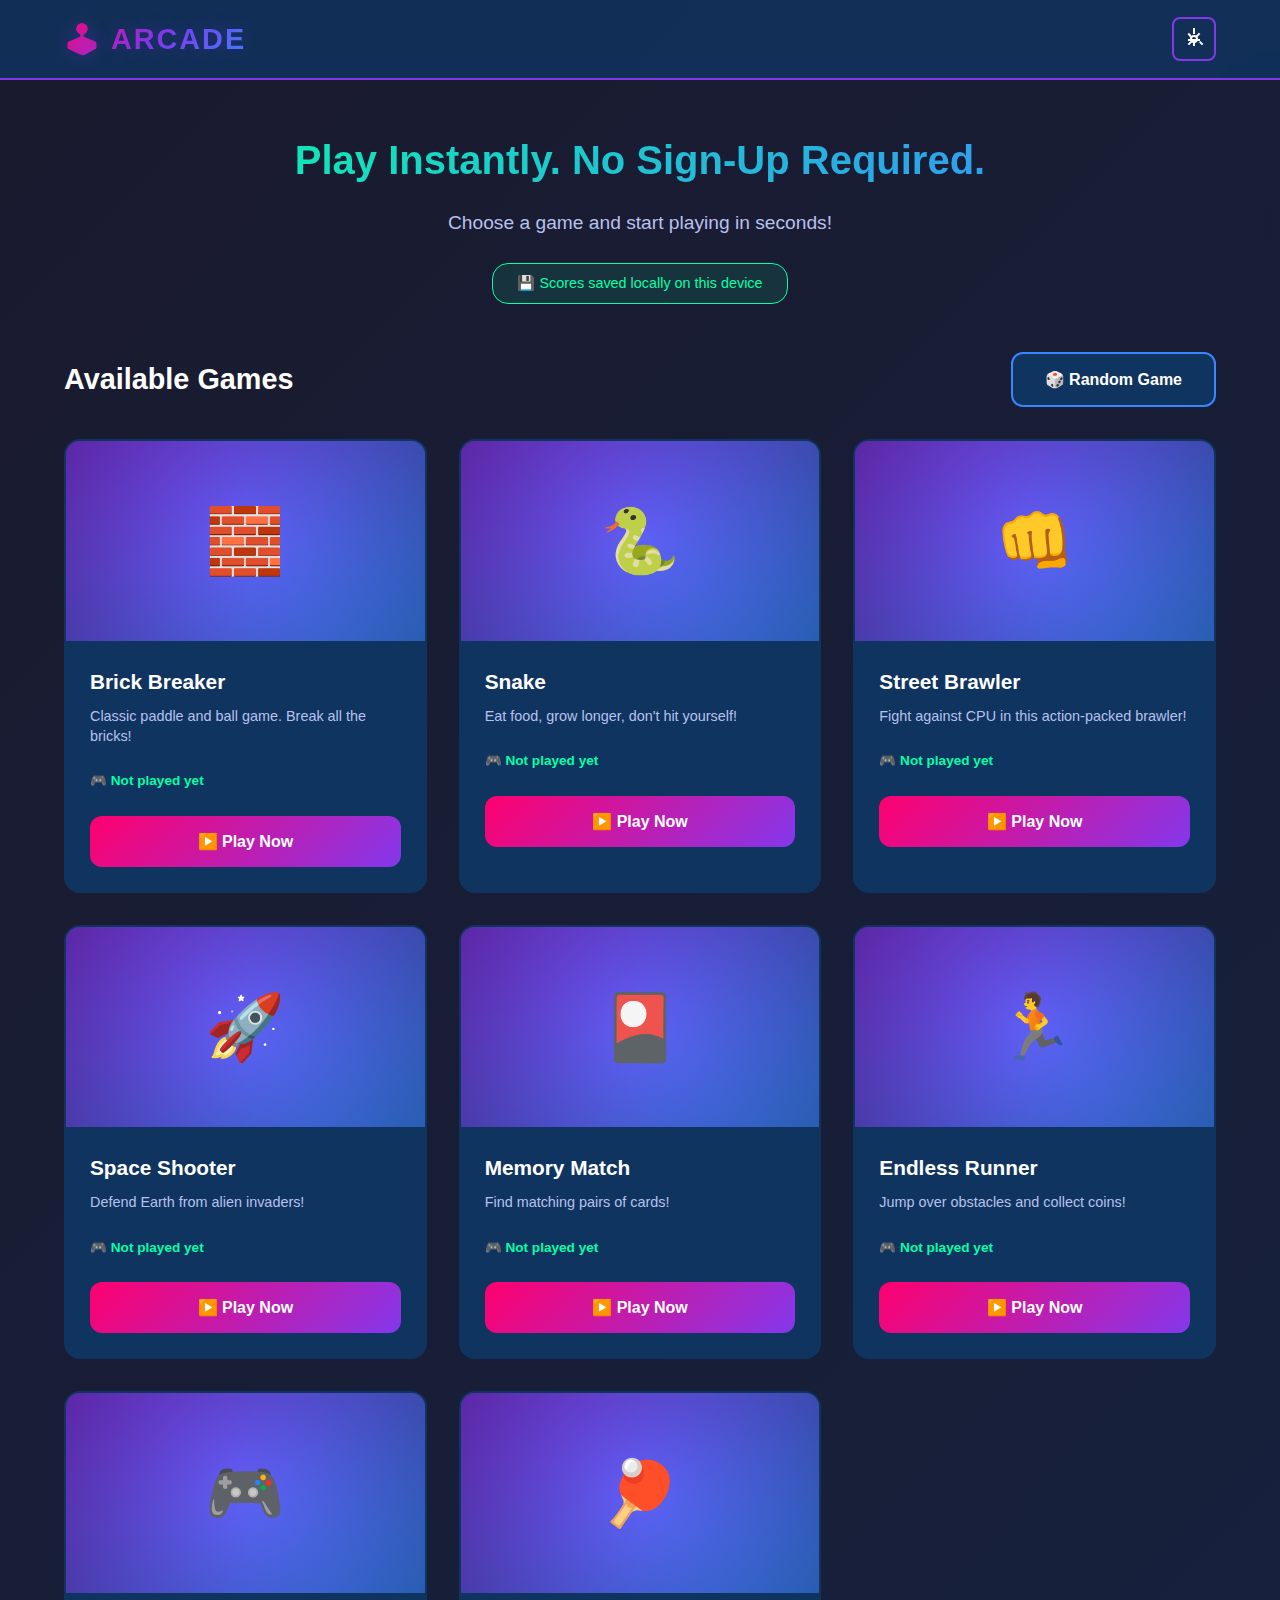
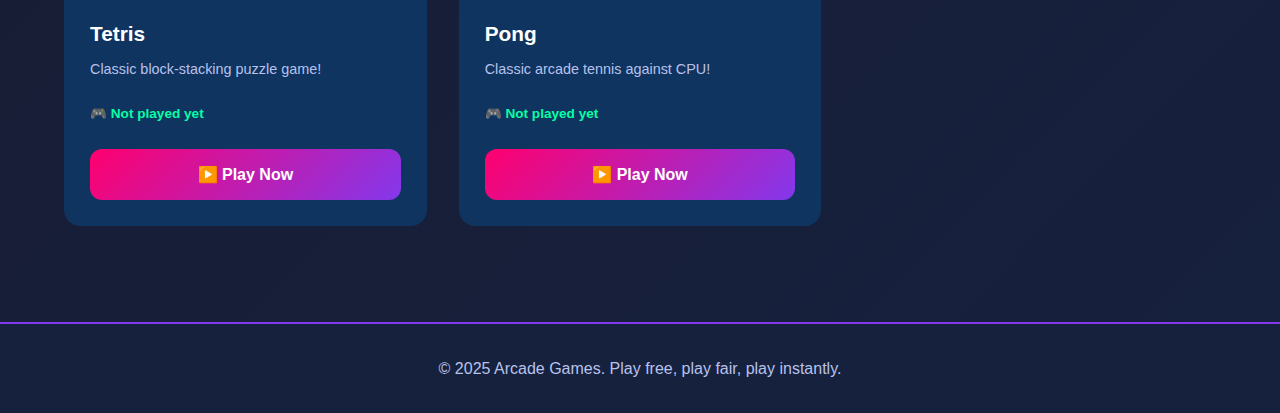
<file: index.html>
<!DOCTYPE html>
<html lang="en">
<head>
    <meta charset="UTF-8">
    <meta name="viewport" content="width=device-width, initial-scale=1.0">
    <meta name="description" content="Play free arcade games instantly in your browser - no signup required!">
    <title>Arcade Games - Play Free Games Online</title>
    <link rel="stylesheet" href="css/styles.css">
</head>
<body>
    <header class="header">
        <div class="container">
            <h1 class="logo">🕹️ ARCADE</h1>
            <nav class="nav">
                <button id="settingsBtn" class="icon-btn" aria-label="Settings">
                    <svg width="24" height="24" viewBox="0 0 24 24" fill="none" stroke="currentColor" stroke-width="2">
                        <circle cx="12" cy="12" r="3"></circle>
                        <path d="M12 1v6m0 6v6m-6-6h6m6 0h-6m-2.636-2.636L6.343 6.343m11.314 0L14.636 9.364M6.343 17.657l3.021-3.021m8.293 0l3.021 3.021"></path>
                    </svg>
                </button>
            </nav>
        </div>
    </header>

    <main class="main-content">
        <div class="container">
            <section class="hero">
                <h2 class="hero-title">Play Instantly. No Sign-Up Required.</h2>
                <p class="hero-subtitle">Choose a game and start playing in seconds!</p>
                <p class="storage-notice">💾 Scores saved locally on this device</p>
            </section>

            <section class="games-section">
                <div class="games-header">
                    <h3>Available Games</h3>
                    <button id="randomGameBtn" class="btn btn-secondary">🎲 Random Game</button>
                </div>

                <div class="games-grid" id="gamesGrid">
                    <!-- Game tiles will be dynamically inserted here -->
                </div>
            </section>
        </div>
    </main>

    <footer class="footer">
        <div class="container">
            <p>&copy; 2025 Arcade Games. Play free, play fair, play instantly.</p>
        </div>
    </footer>

    <!-- Settings Modal -->
    <div id="settingsModal" class="modal" style="display: none;">
        <div class="modal-content">
            <div class="modal-header">
                <h3>Settings</h3>
                <button id="closeSettingsBtn" class="close-btn" aria-label="Close">&times;</button>
            </div>
            <div class="modal-body">
                <div class="setting-item">
                    <label for="soundToggle">
                        <span>🔊 Sound Effects</span>
                        <input type="checkbox" id="soundToggle" checked>
                    </label>
                </div>
                <div class="setting-item">
                    <label for="musicToggle">
                        <span>🎵 Music</span>
                        <input type="checkbox" id="musicToggle" checked>
                    </label>
                </div>
                <div class="setting-item">
                    <button id="clearDataBtn" class="btn btn-danger">Clear All Local Data</button>
                    <p class="help-text">This will reset all high scores and settings</p>
                </div>
            </div>
        </div>
    </div>

    <script src="js/storage.js"></script>
    <script src="js/games-data.js"></script>
    <script src="js/main.js"></script>
</body>
</html>
</file>
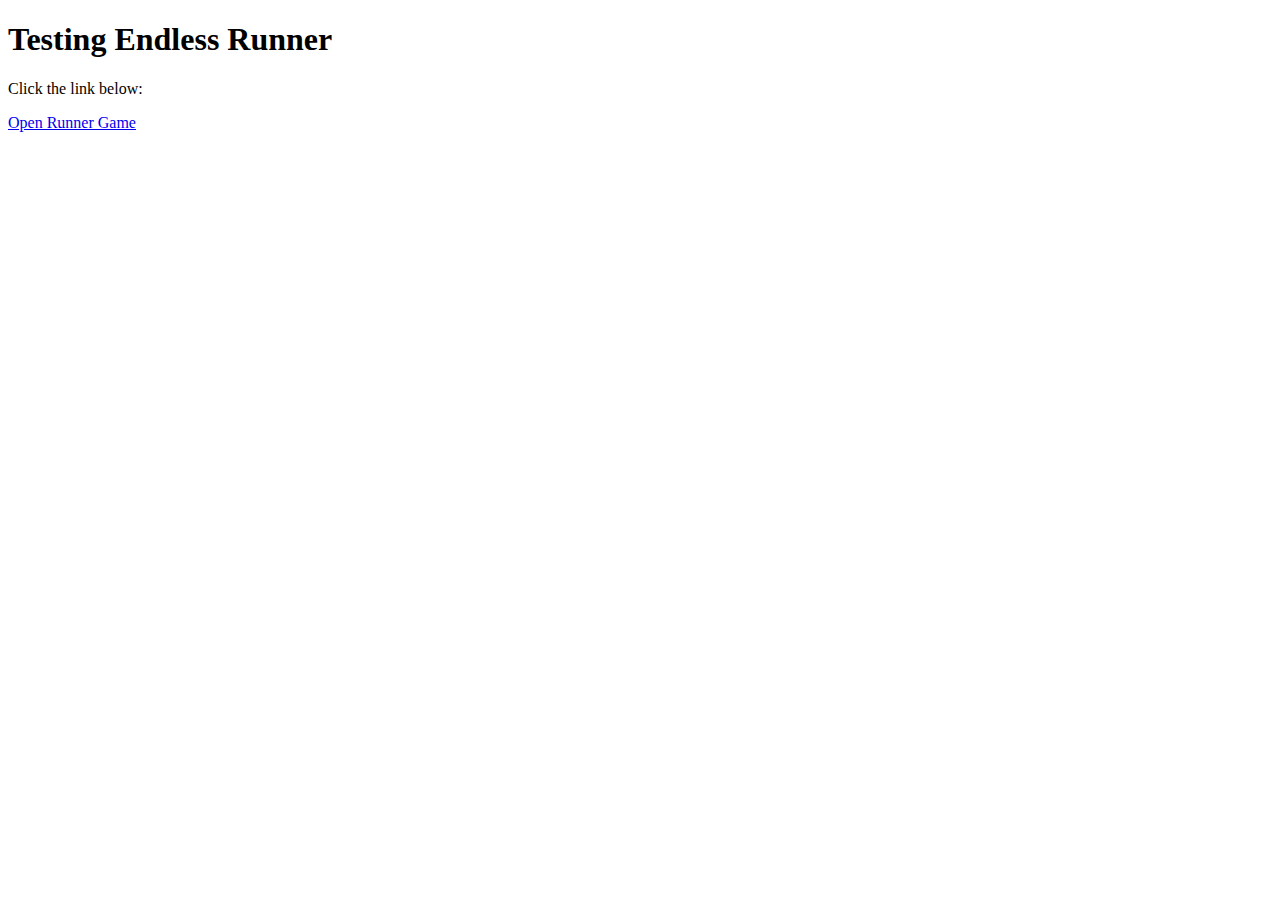
<file: test-runner.html>
<!DOCTYPE html>
<html>
<head>
    <title>Test Runner</title>
</head>
<body>
    <h1>Testing Endless Runner</h1>
    <p>Click the link below:</p>
    <a href="games/runner.html" target="_blank">Open Runner Game</a>
</body>
</html>
</file>
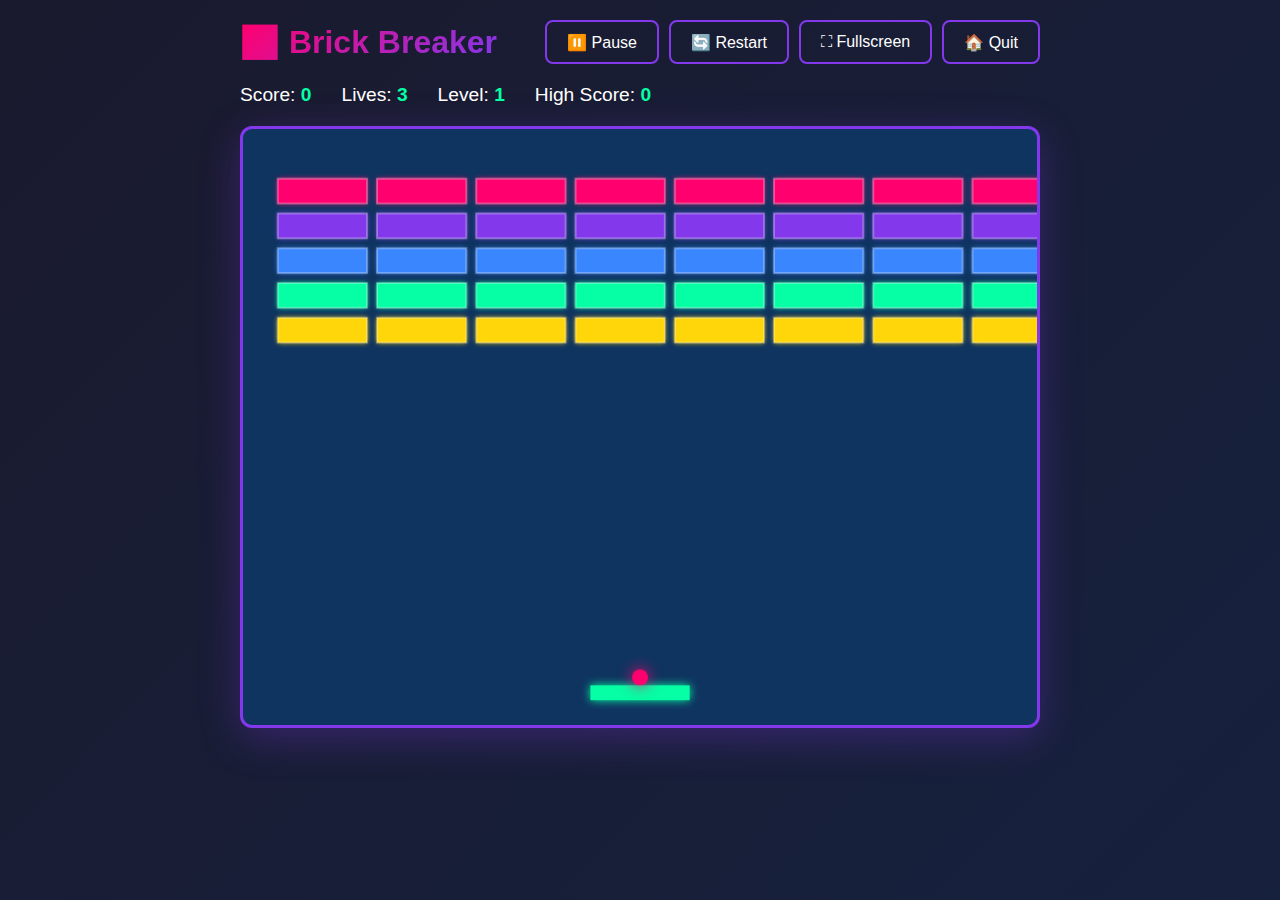
<file: games/brick-breaker.html>
<!DOCTYPE html>
<html lang="en">
<head>
    <meta charset="UTF-8">
    <meta name="viewport" content="width=device-width, initial-scale=1.0">
    <title>Brick Breaker - Arcade Games</title>
    <style>
        * {
            margin: 0;
            padding: 0;
            box-sizing: border-box;
        }

        body {
            font-family: 'Segoe UI', Tahoma, Geneva, Verdana, sans-serif;
            background: linear-gradient(135deg, #1a1a2e 0%, #16213e 100%);
            color: white;
            display: flex;
            flex-direction: column;
            align-items: center;
            min-height: 100vh;
            padding: 20px;
        }

        .game-container {
            max-width: 800px;
            width: 100%;
        }

        .game-header {
            display: flex;
            justify-content: space-between;
            align-items: center;
            margin-bottom: 20px;
            flex-wrap: wrap;
            gap: 15px;
        }

        .game-title {
            font-size: 2rem;
            background: linear-gradient(135deg, #ff006e, #8338ec);
            -webkit-background-clip: text;
            -webkit-text-fill-color: transparent;
            background-clip: text;
        }

        .game-controls {
            display: flex;
            gap: 10px;
            flex-wrap: wrap;
        }

        .control-btn {
            padding: 10px 20px;
            border: 2px solid #8338ec;
            background: transparent;
            color: white;
            border-radius: 8px;
            cursor: pointer;
            font-size: 1rem;
            transition: all 0.3s;
            min-width: 44px;
            min-height: 44px;
        }

        .control-btn:hover {
            background: #8338ec;
            transform: scale(1.05);
        }

        .game-stats {
            display: flex;
            gap: 30px;
            margin-bottom: 20px;
            flex-wrap: wrap;
        }

        .stat {
            font-size: 1.2rem;
        }

        .stat-value {
            color: #06ffa5;
            font-weight: bold;
        }

        #gameCanvas {
            border: 3px solid #8338ec;
            border-radius: 12px;
            background: #0f3460;
            display: block;
            box-shadow: 0 10px 40px rgba(131, 56, 236, 0.3);
            max-width: 100%;
            height: auto;
        }

        .game-over-screen,
        .pause-screen {
            position: fixed;
            top: 0;
            left: 0;
            right: 0;
            bottom: 0;
            background: rgba(0, 0, 0, 0.9);
            display: none;
            flex-direction: column;
            align-items: center;
            justify-content: center;
            z-index: 1000;
            padding: 20px;
        }

        .screen-content {
            background: #16213e;
            padding: 40px;
            border-radius: 16px;
            border: 2px solid #8338ec;
            text-align: center;
            max-width: 400px;
            width: 100%;
        }

        .screen-content h2 {
            font-size: 2.5rem;
            margin-bottom: 20px;
            background: linear-gradient(135deg, #ff006e, #8338ec);
            -webkit-background-clip: text;
            -webkit-text-fill-color: transparent;
            background-clip: text;
        }

        .screen-content p {
            font-size: 1.2rem;
            margin-bottom: 10px;
            color: #b8c1ec;
        }

        .final-score {
            font-size: 3rem;
            color: #06ffa5;
            margin: 20px 0;
        }

        .btn-large {
            padding: 15px 40px;
            margin: 10px;
            font-size: 1.1rem;
            border: none;
            border-radius: 12px;
            cursor: pointer;
            transition: all 0.3s;
            min-width: 44px;
            min-height: 44px;
        }

        .btn-primary {
            background: linear-gradient(135deg, #ff006e, #8338ec);
            color: white;
        }

        .btn-primary:hover {
            transform: scale(1.05);
            box-shadow: 0 5px 20px rgba(255, 0, 110, 0.4);
        }

        .btn-secondary {
            background: #0f3460;
            color: white;
            border: 2px solid #3a86ff;
        }

        .btn-secondary:hover {
            background: #3a86ff;
        }

        @media (max-width: 768px) {
            .game-title {
                font-size: 1.5rem;
            }

            .game-controls {
                width: 100%;
            }

            .control-btn {
                flex: 1;
            }
        }
    </style>
</head>
<body>
    <div class="game-container">
        <div class="game-header">
            <h1 class="game-title">🧱 Brick Breaker</h1>
            <div class="game-controls">
                <button id="pauseBtn" class="control-btn">⏸️ Pause</button>
                <button id="restartBtn" class="control-btn">🔄 Restart</button>
                <button id="fullscreenBtn" class="control-btn">⛶ Fullscreen</button>
                <button id="quitBtn" class="control-btn">🏠 Quit</button>
            </div>
        </div>

        <div class="game-stats">
            <div class="stat">
                Score: <span class="stat-value" id="scoreDisplay">0</span>
            </div>
            <div class="stat">
                Lives: <span class="stat-value" id="livesDisplay">3</span>
            </div>
            <div class="stat">
                Level: <span class="stat-value" id="levelDisplay">1</span>
            </div>
            <div class="stat">
                High Score: <span class="stat-value" id="highScoreDisplay">0</span>
            </div>
        </div>

        <canvas id="gameCanvas" width="800" height="600"></canvas>
    </div>

    <!-- Pause Screen -->
    <div id="pauseScreen" class="pause-screen">
        <div class="screen-content">
            <h2>⏸️ Paused</h2>
            <p>Take a break!</p>
            <button class="btn-large btn-primary" onclick="resumeGame()">▶️ Resume</button>
            <button class="btn-large btn-secondary" onclick="restartGame()">🔄 Restart</button>
            <button class="btn-large btn-secondary" onclick="quitGame()">🏠 Quit</button>
        </div>
    </div>

    <!-- Game Over Screen -->
    <div id="gameOverScreen" class="game-over-screen">
        <div class="screen-content">
            <h2 id="gameOverTitle">Game Over!</h2>
            <p>Final Score:</p>
            <div class="final-score" id="finalScore">0</div>
            <p id="highScoreMessage"></p>
            <button class="btn-large btn-primary" onclick="restartGame()">🔄 Play Again</button>
            <button class="btn-large btn-secondary" onclick="quitGame()">🏠 Main Menu</button>
        </div>
    </div>

    <script src="../js/storage.js"></script>
    <script src="brick-breaker.js"></script>
</body>
</html>
</file>
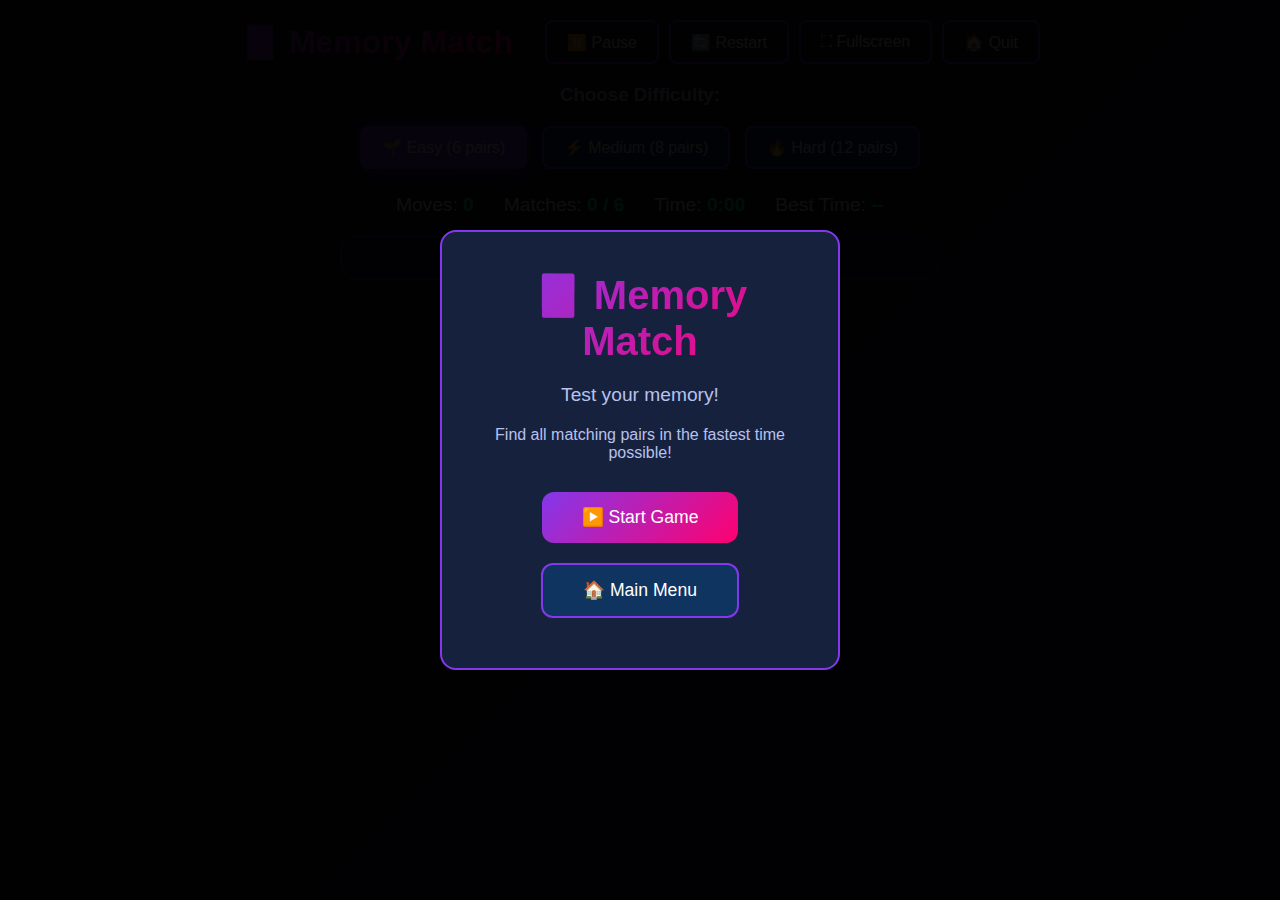
<file: games/memory-match.html>
<!DOCTYPE html>
<html lang="en">
<head>
    <meta charset="UTF-8">
    <meta name="viewport" content="width=device-width, initial-scale=1.0">
    <title>Memory Match - Arcade Games</title>
    <style>
        * {
            margin: 0;
            padding: 0;
            box-sizing: border-box;
        }

        body {
            font-family: 'Segoe UI', Tahoma, Geneva, Verdana, sans-serif;
            background: linear-gradient(135deg, #1a1a2e 0%, #16213e 100%);
            color: white;
            display: flex;
            flex-direction: column;
            align-items: center;
            min-height: 100vh;
            padding: 20px;
        }

        .game-container {
            max-width: 800px;
            width: 100%;
        }

        .game-header {
            display: flex;
            justify-content: space-between;
            align-items: center;
            margin-bottom: 20px;
            flex-wrap: wrap;
            gap: 15px;
        }

        .game-title {
            font-size: 2rem;
            background: linear-gradient(135deg, #8338ec, #ff006e);
            -webkit-background-clip: text;
            -webkit-text-fill-color: transparent;
            background-clip: text;
        }

        .game-controls {
            display: flex;
            gap: 10px;
            flex-wrap: wrap;
        }

        .control-btn {
            padding: 10px 20px;
            border: 2px solid #8338ec;
            background: transparent;
            color: white;
            border-radius: 8px;
            cursor: pointer;
            font-size: 1rem;
            transition: all 0.3s;
            min-width: 44px;
            min-height: 44px;
        }

        .control-btn:hover {
            background: #8338ec;
            transform: scale(1.05);
        }

        .game-stats {
            display: flex;
            gap: 30px;
            margin-bottom: 20px;
            flex-wrap: wrap;
            justify-content: center;
        }

        .stat {
            font-size: 1.2rem;
        }

        .stat-value {
            color: #06ffa5;
            font-weight: bold;
        }

        .game-board {
            display: grid;
            grid-template-columns: repeat(4, 1fr);
            gap: 15px;
            max-width: 600px;
            margin: 0 auto;
            padding: 20px;
            background: rgba(15, 52, 96, 0.3);
            border-radius: 16px;
            border: 2px solid rgba(131, 56, 236, 0.3);
        }

        .card {
            aspect-ratio: 1;
            background: linear-gradient(135deg, #0f3460, #16213e);
            border: 3px solid #8338ec;
            border-radius: 12px;
            cursor: pointer;
            display: flex;
            align-items: center;
            justify-content: center;
            font-size: 3rem;
            transition: all 0.3s;
            position: relative;
            transform-style: preserve-3d;
            min-height: 100px;
        }

        .card:hover:not(.flipped):not(.matched) {
            transform: scale(1.05);
            box-shadow: 0 5px 20px rgba(131, 56, 236, 0.5);
        }

        .card.flipped {
            background: linear-gradient(135deg, #8338ec, #ff006e);
            border-color: #ff006e;
            transform: rotateY(180deg);
        }

        .card.matched {
            background: linear-gradient(135deg, #06ffa5, #3a86ff);
            border-color: #06ffa5;
            cursor: default;
            animation: pulse 0.5s;
        }

        .card.wrong {
            animation: shake 0.5s;
            border-color: #ff006e;
        }

        .card-back {
            position: absolute;
            width: 100%;
            height: 100%;
            display: flex;
            align-items: center;
            justify-content: center;
            backface-visibility: hidden;
            font-size: 2.5rem;
        }

        .card-front {
            position: absolute;
            width: 100%;
            height: 100%;
            display: flex;
            align-items: center;
            justify-content: center;
            backface-visibility: hidden;
            transform: rotateY(180deg);
        }

        @keyframes pulse {
            0%, 100% { transform: scale(1); }
            50% { transform: scale(1.1); }
        }

        @keyframes shake {
            0%, 100% { transform: translateX(0); }
            25% { transform: translateX(-10px); }
            75% { transform: translateX(10px); }
        }

        .difficulty-selector {
            text-align: center;
            margin-bottom: 20px;
        }

        .difficulty-btn {
            padding: 10px 20px;
            margin: 5px;
            border: 2px solid #8338ec;
            background: #0f3460;
            color: white;
            border-radius: 8px;
            cursor: pointer;
            font-size: 1rem;
            transition: all 0.3s;
        }

        .difficulty-btn:hover,
        .difficulty-btn.active {
            background: #8338ec;
            box-shadow: 0 0 20px rgba(131, 56, 236, 0.4);
        }

        .game-over-screen, .pause-screen, .start-screen {
            position: fixed;
            top: 0;
            left: 0;
            right: 0;
            bottom: 0;
            background: rgba(0, 0, 0, 0.95);
            display: none;
            flex-direction: column;
            align-items: center;
            justify-content: center;
            z-index: 1000;
            padding: 20px;
        }

        .screen-content {
            background: #16213e;
            padding: 40px;
            border-radius: 16px;
            border: 2px solid #8338ec;
            text-align: center;
            max-width: 400px;
            width: 100%;
        }

        .screen-content h2 {
            font-size: 2.5rem;
            margin-bottom: 20px;
            background: linear-gradient(135deg, #8338ec, #ff006e);
            -webkit-background-clip: text;
            -webkit-text-fill-color: transparent;
            background-clip: text;
        }

        .screen-content p {
            font-size: 1.2rem;
            margin-bottom: 10px;
            color: #b8c1ec;
        }

        .btn-large {
            padding: 15px 40px;
            margin: 10px;
            font-size: 1.1rem;
            border: none;
            border-radius: 12px;
            cursor: pointer;
            transition: all 0.3s;
            min-width: 44px;
            min-height: 44px;
        }

        .btn-primary {
            background: linear-gradient(135deg, #8338ec, #ff006e);
            color: white;
        }

        .btn-primary:hover {
            transform: scale(1.05);
            box-shadow: 0 5px 20px rgba(131, 56, 236, 0.4);
        }

        .btn-secondary {
            background: #0f3460;
            color: white;
            border: 2px solid #8338ec;
        }

        .btn-secondary:hover {
            background: #8338ec;
        }

        @media (max-width: 768px) {
            .game-title {
                font-size: 1.5rem;
            }

            .game-board {
                gap: 10px;
                padding: 15px;
            }

            .card {
                font-size: 2rem;
                min-height: 80px;
            }
        }

        @media (max-width: 480px) {
            .game-board {
                gap: 8px;
                padding: 10px;
            }

            .card {
                font-size: 1.5rem;
                min-height: 60px;
            }
        }
    </style>
</head>
<body>
    <div class="game-container">
        <div class="game-header">
            <h1 class="game-title">🎴 Memory Match</h1>
            <div class="game-controls">
                <button id="pauseBtn" class="control-btn">⏸️ Pause</button>
                <button id="restartBtn" class="control-btn">🔄 Restart</button>
                <button id="fullscreenBtn" class="control-btn">⛶ Fullscreen</button>
                <button id="quitBtn" class="control-btn">🏠 Quit</button>
            </div>
        </div>

        <div class="difficulty-selector" id="difficultySelector">
            <h3 style="margin-bottom: 15px; color: #b8c1ec;">Choose Difficulty:</h3>
            <button class="difficulty-btn active" data-pairs="6">🌱 Easy (6 pairs)</button>
            <button class="difficulty-btn" data-pairs="8">⚡ Medium (8 pairs)</button>
            <button class="difficulty-btn" data-pairs="12">🔥 Hard (12 pairs)</button>
        </div>

        <div class="game-stats">
            <div class="stat">
                Moves: <span class="stat-value" id="movesDisplay">0</span>
            </div>
            <div class="stat">
                Matches: <span class="stat-value" id="matchesDisplay">0 / 0</span>
            </div>
            <div class="stat">
                Time: <span class="stat-value" id="timerDisplay">0:00</span>
            </div>
            <div class="stat">
                Best Time: <span class="stat-value" id="bestTimeDisplay">--</span>
            </div>
        </div>

        <div class="game-board" id="gameBoard">
            <!-- Cards will be dynamically inserted here -->
        </div>
    </div>

    <!-- Start Screen -->
    <div id="startScreen" class="start-screen" style="display: flex;">
        <div class="screen-content">
            <h2>🎴 Memory Match</h2>
            <p>Test your memory!</p>
            <p style="font-size: 1rem; margin: 20px 0;">Find all matching pairs in the fastest time possible!</p>
            <button class="btn-large btn-primary" onclick="startGame()">▶️ Start Game</button>
            <button class="btn-large btn-secondary" onclick="quitGame()">🏠 Main Menu</button>
        </div>
    </div>

    <!-- Pause Screen -->
    <div id="pauseScreen" class="pause-screen">
        <div class="screen-content">
            <h2>⏸️ Paused</h2>
            <p>Memory cards are waiting...</p>
            <button class="btn-large btn-primary" onclick="resumeGame()">▶️ Resume</button>
            <button class="btn-large btn-secondary" onclick="restartGame()">🔄 Restart</button>
            <button class="btn-large btn-secondary" onclick="quitGame()">🏠 Quit</button>
        </div>
    </div>

    <!-- Game Over Screen -->
    <div id="gameOverScreen" class="game-over-screen">
        <div class="screen-content">
            <h2>🎉 Congratulations!</h2>
            <p id="completionMessage"></p>
            <p id="statsMessage"></p>
            <p id="bestTimeMessage"></p>
            <button class="btn-large btn-primary" onclick="restartGame()">🔄 Play Again</button>
            <button class="btn-large btn-secondary" onclick="quitGame()">🏠 Main Menu</button>
        </div>
    </div>

    <script src="../js/storage.js"></script>
    <script src="memory-match.js"></script>
</body>
</html>
</file>
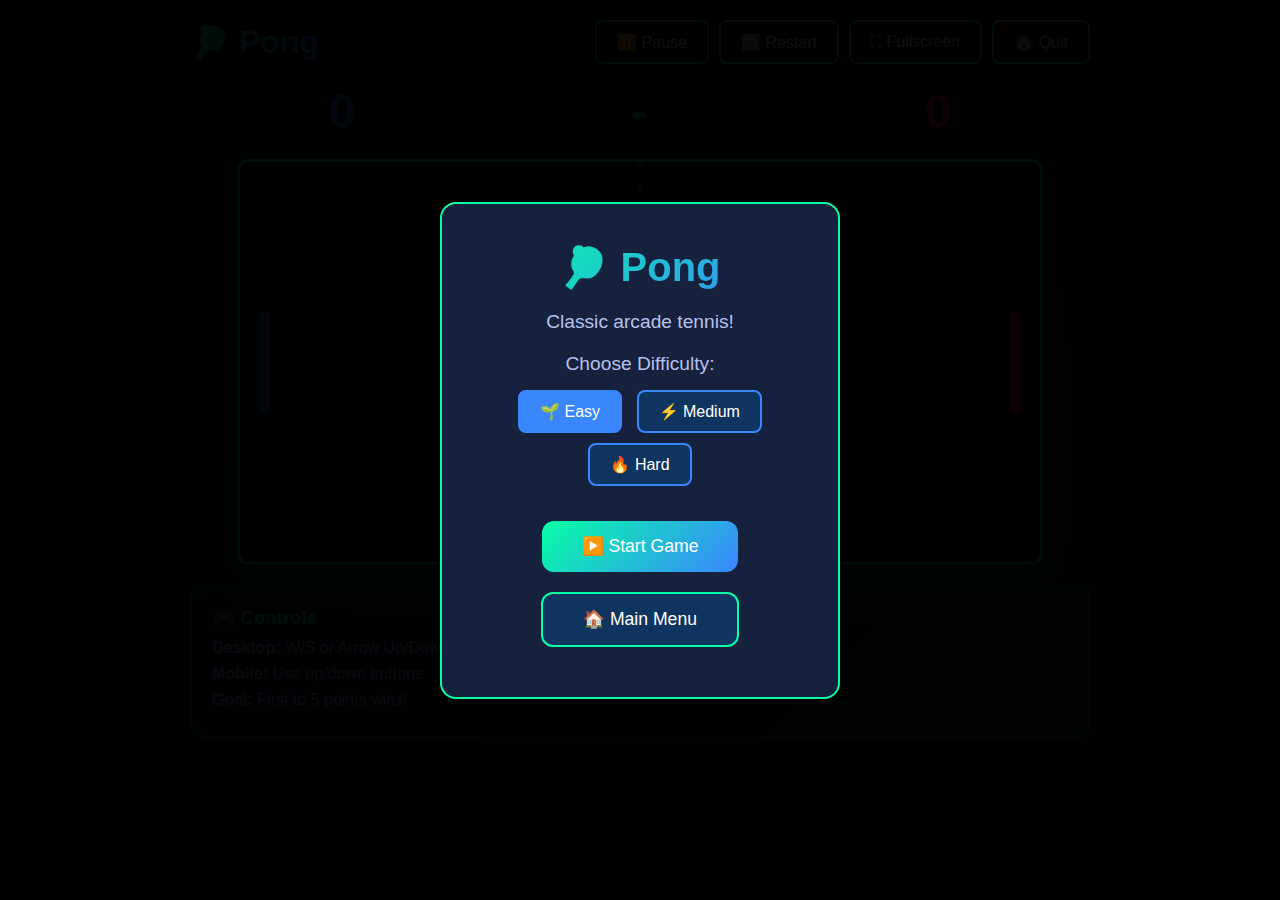
<file: games/pong.html>
<!DOCTYPE html>
<html lang="en">
<head>
    <meta charset="UTF-8">
    <meta name="viewport" content="width=device-width, initial-scale=1.0">
    <title>Pong - Arcade Games</title>
    <style>
        * {
            margin: 0;
            padding: 0;
            box-sizing: border-box;
        }

        body {
            font-family: 'Segoe UI', Tahoma, Geneva, Verdana, sans-serif;
            background: linear-gradient(135deg, #0a0a1a 0%, #1a1a2e 100%);
            color: white;
            display: flex;
            flex-direction: column;
            align-items: center;
            min-height: 100vh;
            padding: 20px;
        }

        .game-container {
            max-width: 900px;
            width: 100%;
        }

        .game-header {
            display: flex;
            justify-content: space-between;
            align-items: center;
            margin-bottom: 20px;
            flex-wrap: wrap;
            gap: 15px;
        }

        .game-title {
            font-size: 2rem;
            background: linear-gradient(135deg, #06ffa5, #3a86ff);
            -webkit-background-clip: text;
            -webkit-text-fill-color: transparent;
            background-clip: text;
        }

        .game-controls {
            display: flex;
            gap: 10px;
            flex-wrap: wrap;
        }

        .control-btn {
            padding: 10px 20px;
            border: 2px solid #06ffa5;
            background: transparent;
            color: white;
            border-radius: 8px;
            cursor: pointer;
            font-size: 1rem;
            transition: all 0.3s;
            min-width: 44px;
            min-height: 44px;
        }

        .control-btn:hover {
            background: #06ffa5;
            color: #000;
            transform: scale(1.05);
        }

        .score-display {
            display: flex;
            justify-content: space-around;
            margin-bottom: 20px;
            font-size: 3rem;
            font-weight: bold;
        }

        .player-score {
            color: #3a86ff;
        }

        .cpu-score {
            color: #ff006e;
        }

        #gameCanvas {
            border: 3px solid #06ffa5;
            border-radius: 12px;
            background: #000;
            display: block;
            box-shadow: 0 10px 40px rgba(6, 255, 165, 0.5);
            max-width: 100%;
            margin: 0 auto;
        }

        .mobile-controls {
            display: none;
            margin-top: 20px;
            gap: 10px;
            justify-content: center;
        }

        .mobile-btn {
            background: rgba(6, 255, 165, 0.2);
            border: 2px solid #06ffa5;
            color: white;
            border-radius: 12px;
            cursor: pointer;
            font-size: 1.5rem;
            font-weight: bold;
            transition: all 0.15s;
            padding: 20px 40px;
            user-select: none;
        }

        .mobile-btn:active {
            background: #06ffa5;
            color: #000;
        }

        .instructions {
            margin-top: 20px;
            padding: 20px;
            background: rgba(15, 52, 96, 0.5);
            border-radius: 12px;
            border: 2px solid rgba(6, 255, 165, 0.3);
        }

        .instructions h3 {
            color: #06ffa5;
            margin-bottom: 10px;
        }

        .instructions p {
            color: #b8c1ec;
            margin-bottom: 8px;
        }

        .game-over-screen, .pause-screen, .start-screen {
            position: fixed;
            top: 0;
            left: 0;
            right: 0;
            bottom: 0;
            background: rgba(0, 0, 0, 0.95);
            display: none;
            flex-direction: column;
            align-items: center;
            justify-content: center;
            z-index: 1000;
            padding: 20px;
        }

        .screen-content {
            background: #16213e;
            padding: 40px;
            border-radius: 16px;
            border: 2px solid #06ffa5;
            text-align: center;
            max-width: 400px;
            width: 100%;
        }

        .screen-content h2 {
            font-size: 2.5rem;
            margin-bottom: 20px;
            background: linear-gradient(135deg, #06ffa5, #3a86ff);
            -webkit-background-clip: text;
            -webkit-text-fill-color: transparent;
            background-clip: text;
        }

        .screen-content p {
            font-size: 1.2rem;
            margin-bottom: 10px;
            color: #b8c1ec;
        }

        .btn-large {
            padding: 15px 40px;
            margin: 10px;
            font-size: 1.1rem;
            border: none;
            border-radius: 12px;
            cursor: pointer;
            transition: all 0.3s;
        }

        .btn-primary {
            background: linear-gradient(135deg, #06ffa5, #3a86ff);
            color: white;
        }

        .btn-primary:hover {
            transform: scale(1.05);
        }

        .btn-secondary {
            background: #0f3460;
            color: white;
            border: 2px solid #06ffa5;
        }

        .btn-secondary:hover {
            background: #06ffa5;
            color: #000;
        }

        .difficulty-selector {
            margin: 20px 0;
        }

        .difficulty-btn {
            padding: 10px 20px;
            margin: 5px;
            border: 2px solid #3a86ff;
            background: #0f3460;
            color: white;
            border-radius: 8px;
            cursor: pointer;
            font-size: 1rem;
        }

        .difficulty-btn:hover, .difficulty-btn.active {
            background: #3a86ff;
        }

        @media (max-width: 768px) {
            .game-title {
                font-size: 1.5rem;
            }

            .mobile-controls {
                display: flex;
            }

            .score-display {
                font-size: 2rem;
            }
        }
    </style>
</head>
<body>
    <div class="game-container">
        <div class="game-header">
            <h1 class="game-title">🏓 Pong</h1>
            <div class="game-controls">
                <button id="pauseBtn" class="control-btn">⏸️ Pause</button>
                <button id="restartBtn" class="control-btn">🔄 Restart</button>
                <button id="fullscreenBtn" class="control-btn">⛶ Fullscreen</button>
                <button id="quitBtn" class="control-btn">🏠 Quit</button>
            </div>
        </div>

        <div class="score-display">
            <div class="player-score" id="playerScore">0</div>
            <div style="color: #06ffa5;">-</div>
            <div class="cpu-score" id="cpuScore">0</div>
        </div>

        <canvas id="gameCanvas" width="800" height="400"></canvas>

        <div class="mobile-controls">
            <button class="mobile-btn" id="mobileUp">▲ UP</button>
            <button class="mobile-btn" id="mobileDown">▼ DOWN</button>
        </div>

        <div class="instructions">
            <h3>🎮 Controls</h3>
            <p><strong>Desktop:</strong> W/S or Arrow Up/Down to move paddle</p>
            <p><strong>Mobile:</strong> Use up/down buttons</p>
            <p><strong>Goal:</strong> First to 5 points wins!</p>
        </div>
    </div>

    <!-- Start Screen -->
    <div id="startScreen" class="start-screen" style="display: flex;">
        <div class="screen-content">
            <h2>🏓 Pong</h2>
            <p>Classic arcade tennis!</p>
            <div class="difficulty-selector">
                <p>Choose Difficulty:</p>
                <button class="difficulty-btn active" data-difficulty="easy">🌱 Easy</button>
                <button class="difficulty-btn" data-difficulty="medium">⚡ Medium</button>
                <button class="difficulty-btn" data-difficulty="hard">🔥 Hard</button>
            </div>
            <button class="btn-large btn-primary" onclick="startGame()">▶️ Start Game</button>
            <button class="btn-large btn-secondary" onclick="quitGame()">🏠 Main Menu</button>
        </div>
    </div>

    <!-- Pause Screen -->
    <div id="pauseScreen" class="pause-screen">
        <div class="screen-content">
            <h2>⏸️ Paused</h2>
            <button class="btn-large btn-primary" onclick="resumeGame()">▶️ Resume</button>
            <button class="btn-large btn-secondary" onclick="restartGame()">🔄 Restart</button>
            <button class="btn-large btn-secondary" onclick="quitGame()">🏠 Quit</button>
        </div>
    </div>

    <!-- Game Over Screen -->
    <div id="gameOverScreen" class="game-over-screen">
        <div class="screen-content">
            <h2 id="winnerTitle">🏆 You Win!</h2>
            <p id="winnerMessage"></p>
            <button class="btn-large btn-primary" onclick="restartGame()">🔄 Play Again</button>
            <button class="btn-large btn-secondary" onclick="quitGame()">🏠 Main Menu</button>
        </div>
    </div>

    <script src="../js/storage.js"></script>
    <script src="pong.js"></script>
</body>
</html>
</file>
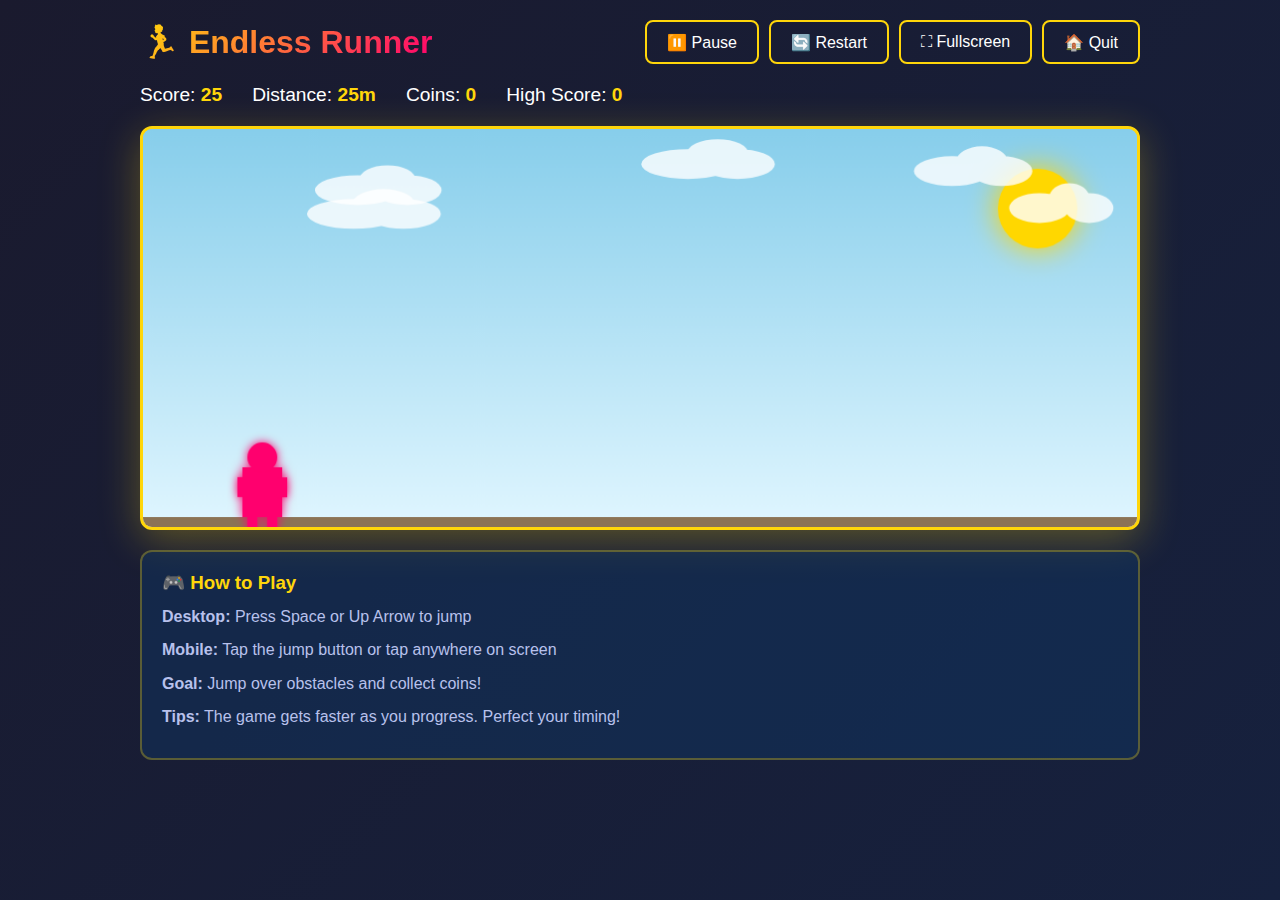
<file: games/runner.html>
<!DOCTYPE html>
<html lang="en">
<head>
    <meta charset="UTF-8">
    <meta name="viewport" content="width=device-width, initial-scale=1.0">
    <title>Endless Runner - Arcade Games</title>
    <style>
        * {
            margin: 0;
            padding: 0;
            box-sizing: border-box;
        }

        body {
            font-family: 'Segoe UI', Tahoma, Geneva, Verdana, sans-serif;
            background: linear-gradient(135deg, #1a1a2e 0%, #16213e 100%);
            color: white;
            display: flex;
            flex-direction: column;
            align-items: center;
            min-height: 100vh;
            padding: 20px;
        }

        .game-container {
            max-width: 1000px;
            width: 100%;
        }

        .game-header {
            display: flex;
            justify-content: space-between;
            align-items: center;
            margin-bottom: 20px;
            flex-wrap: wrap;
            gap: 15px;
        }

        .game-title {
            font-size: 2rem;
            background: linear-gradient(135deg, #ffd60a, #ff006e);
            -webkit-background-clip: text;
            -webkit-text-fill-color: transparent;
            background-clip: text;
        }

        .game-controls {
            display: flex;
            gap: 10px;
            flex-wrap: wrap;
        }

        .control-btn {
            padding: 10px 20px;
            border: 2px solid #ffd60a;
            background: transparent;
            color: white;
            border-radius: 8px;
            cursor: pointer;
            font-size: 1rem;
            transition: all 0.3s;
            min-width: 44px;
            min-height: 44px;
        }

        .control-btn:hover {
            background: #ffd60a;
            color: #000;
            transform: scale(1.05);
        }

        .game-stats {
            display: flex;
            gap: 30px;
            margin-bottom: 20px;
            flex-wrap: wrap;
        }

        .stat {
            font-size: 1.2rem;
        }

        .stat-value {
            color: #ffd60a;
            font-weight: bold;
        }

        #gameCanvas {
            border: 3px solid #ffd60a;
            border-radius: 12px;
            background: linear-gradient(180deg, #87ceeb 0%, #e0f6ff 100%);
            display: block;
            box-shadow: 0 10px 40px rgba(255, 214, 10, 0.3);
            max-width: 100%;
            height: auto;
        }

        .mobile-controls {
            display: none;
            margin-top: 20px;
            gap: 15px;
            justify-content: center;
        }

        .mobile-btn {
            background: rgba(255, 214, 10, 0.2);
            border: 2px solid #ffd60a;
            color: white;
            border-radius: 12px;
            cursor: pointer;
            font-size: 1.5rem;
            font-weight: bold;
            transition: all 0.15s;
            display: flex;
            align-items: center;
            justify-content: center;
            user-select: none;
            -webkit-tap-highlight-color: transparent;
            padding: 20px 50px;
        }

        .mobile-btn:active {
            background: #ffd60a;
            color: #000;
            transform: scale(0.95);
        }

        .instructions {
            margin-top: 20px;
            padding: 20px;
            background: rgba(15, 52, 96, 0.5);
            border-radius: 12px;
            border: 2px solid rgba(255, 214, 10, 0.3);
        }

        .instructions h3 {
            color: #ffd60a;
            margin-bottom: 10px;
        }

        .instructions p {
            color: #b8c1ec;
            margin-bottom: 8px;
            line-height: 1.6;
        }

        .game-over-screen, .pause-screen {
            position: fixed;
            top: 0;
            left: 0;
            right: 0;
            bottom: 0;
            background: rgba(0, 0, 0, 0.95);
            display: none;
            flex-direction: column;
            align-items: center;
            justify-content: center;
            z-index: 1000;
            padding: 20px;
        }

        .screen-content {
            background: #16213e;
            padding: 40px;
            border-radius: 16px;
            border: 2px solid #ffd60a;
            text-align: center;
            max-width: 400px;
            width: 100%;
        }

        .screen-content h2 {
            font-size: 2.5rem;
            margin-bottom: 20px;
            background: linear-gradient(135deg, #ffd60a, #ff006e);
            -webkit-background-clip: text;
            -webkit-text-fill-color: transparent;
            background-clip: text;
        }

        .screen-content p {
            font-size: 1.2rem;
            margin-bottom: 10px;
            color: #b8c1ec;
        }

        .final-score {
            font-size: 3rem;
            color: #ffd60a;
            margin: 20px 0;
        }

        .btn-large {
            padding: 15px 40px;
            margin: 10px;
            font-size: 1.1rem;
            border: none;
            border-radius: 12px;
            cursor: pointer;
            transition: all 0.3s;
            min-width: 44px;
            min-height: 44px;
        }

        .btn-primary {
            background: linear-gradient(135deg, #ffd60a, #ff006e);
            color: white;
        }

        .btn-primary:hover {
            transform: scale(1.05);
            box-shadow: 0 5px 20px rgba(255, 214, 10, 0.4);
        }

        .btn-secondary {
            background: #0f3460;
            color: white;
            border: 2px solid #ffd60a;
        }

        .btn-secondary:hover {
            background: #ffd60a;
            color: #000;
        }

        @media (max-width: 768px) {
            .game-title {
                font-size: 1.5rem;
            }

            .mobile-controls {
                display: flex;
            }
        }
    </style>
</head>
<body>
    <div class="game-container">
        <div class="game-header">
            <h1 class="game-title">🏃 Endless Runner</h1>
            <div class="game-controls">
                <button id="pauseBtn" class="control-btn">⏸️ Pause</button>
                <button id="restartBtn" class="control-btn">🔄 Restart</button>
                <button id="fullscreenBtn" class="control-btn">⛶ Fullscreen</button>
                <button id="quitBtn" class="control-btn">🏠 Quit</button>
            </div>
        </div>

        <div class="game-stats">
            <div class="stat">
                Score: <span class="stat-value" id="scoreDisplay">0</span>
            </div>
            <div class="stat">
                Distance: <span class="stat-value" id="distanceDisplay">0m</span>
            </div>
            <div class="stat">
                Coins: <span class="stat-value" id="coinsDisplay">0</span>
            </div>
            <div class="stat">
                High Score: <span class="stat-value" id="highScoreDisplay">0</span>
            </div>
        </div>

        <canvas id="gameCanvas" width="1000" height="400"></canvas>

        <div class="mobile-controls">
            <button class="mobile-btn" id="mobileJump">⬆️ JUMP</button>
        </div>

        <div class="instructions">
            <h3>🎮 How to Play</h3>
            <p><strong>Desktop:</strong> Press Space or Up Arrow to jump</p>
            <p><strong>Mobile:</strong> Tap the jump button or tap anywhere on screen</p>
            <p><strong>Goal:</strong> Jump over obstacles and collect coins!</p>
            <p><strong>Tips:</strong> The game gets faster as you progress. Perfect your timing!</p>
        </div>
    </div>

    <!-- Pause Screen -->
    <div id="pauseScreen" class="pause-screen">
        <div class="screen-content">
            <h2>⏸️ Paused</h2>
            <p>Keep on running!</p>
            <button class="btn-large btn-primary" onclick="resumeGame()">▶️ Resume</button>
            <button class="btn-large btn-secondary" onclick="restartGame()">🔄 Restart</button>
            <button class="btn-large btn-secondary" onclick="quitGame()">🏠 Quit</button>
        </div>
    </div>

    <!-- Game Over Screen -->
    <div id="gameOverScreen" class="game-over-screen">
        <div class="screen-content">
            <h2>💥 Game Over!</h2>
            <p>Final Score:</p>
            <div class="final-score" id="finalScore">0</div>
            <p id="statsMessage"></p>
            <p id="highScoreMessage"></p>
            <button class="btn-large btn-primary" onclick="restartGame()">🔄 Play Again</button>
            <button class="btn-large btn-secondary" onclick="quitGame()">🏠 Main Menu</button>
        </div>
    </div>

    <script src="../js/storage.js"></script>
    <script src="runner.js"></script>
</body>
</html>
</file>
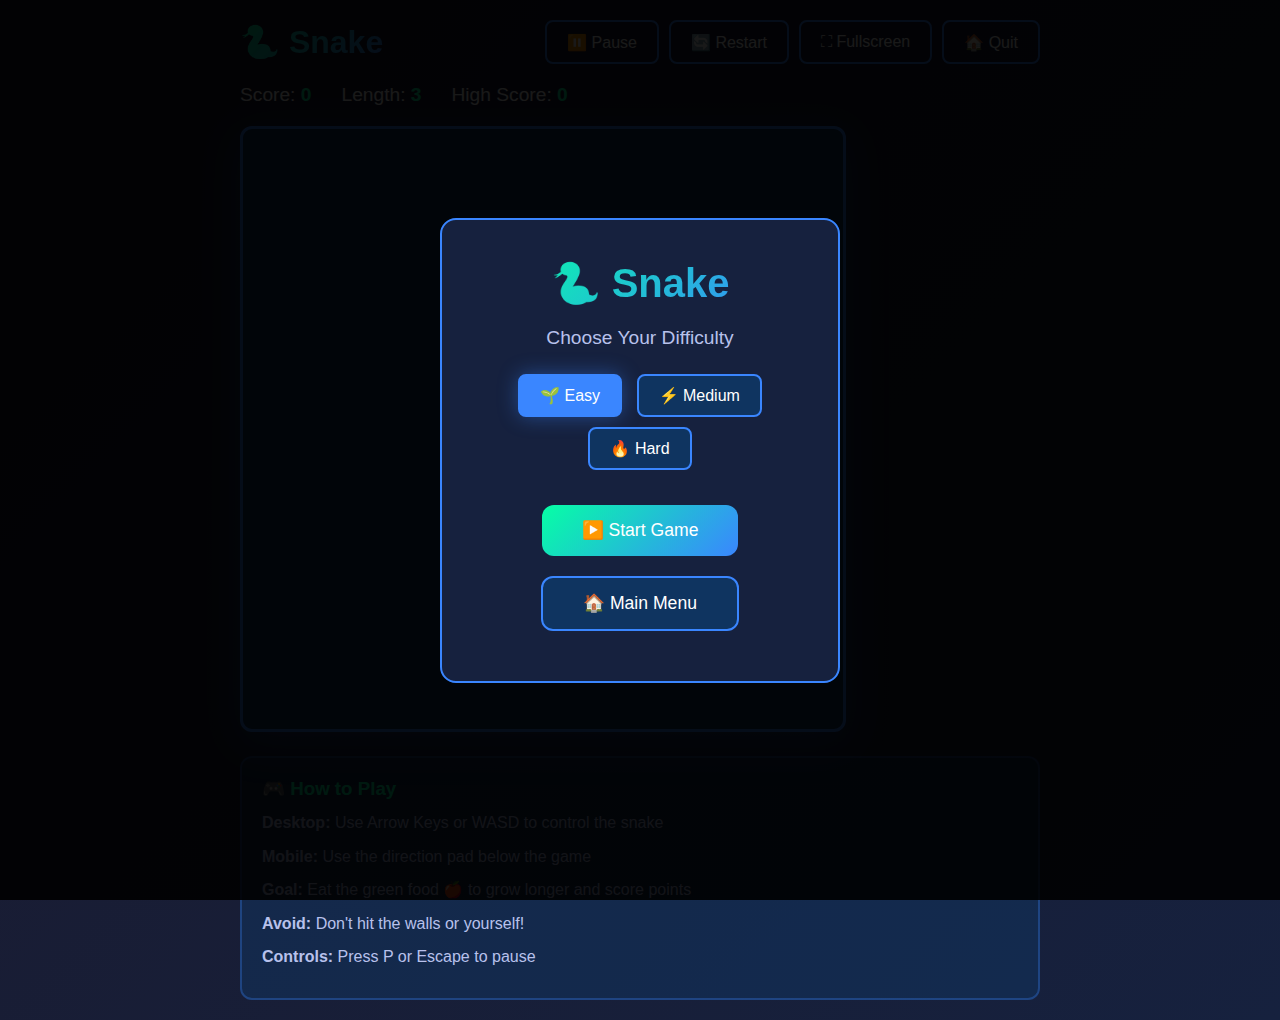
<file: games/snake.html>
<!DOCTYPE html>
<html lang="en">
<head>
    <meta charset="UTF-8">
    <meta name="viewport" content="width=device-width, initial-scale=1.0">
    <title>Snake - Arcade Games</title>
    <style>
        * {
            margin: 0;
            padding: 0;
            box-sizing: border-box;
        }

        body {
            font-family: 'Segoe UI', Tahoma, Geneva, Verdana, sans-serif;
            background: linear-gradient(135deg, #1a1a2e 0%, #16213e 100%);
            color: white;
            display: flex;
            flex-direction: column;
            align-items: center;
            min-height: 100vh;
            padding: 20px;
        }

        .game-container {
            max-width: 800px;
            width: 100%;
        }

        .game-header {
            display: flex;
            justify-content: space-between;
            align-items: center;
            margin-bottom: 20px;
            flex-wrap: wrap;
            gap: 15px;
        }

        .game-title {
            font-size: 2rem;
            background: linear-gradient(135deg, #06ffa5, #3a86ff);
            -webkit-background-clip: text;
            -webkit-text-fill-color: transparent;
            background-clip: text;
        }

        .game-controls {
            display: flex;
            gap: 10px;
            flex-wrap: wrap;
        }

        .control-btn {
            padding: 10px 20px;
            border: 2px solid #3a86ff;
            background: transparent;
            color: white;
            border-radius: 8px;
            cursor: pointer;
            font-size: 1rem;
            transition: all 0.3s;
            min-width: 44px;
            min-height: 44px;
        }

        .control-btn:hover {
            background: #3a86ff;
            transform: scale(1.05);
        }

        .game-stats {
            display: flex;
            gap: 30px;
            margin-bottom: 20px;
            flex-wrap: wrap;
        }

        .stat {
            font-size: 1.2rem;
        }

        .stat-value {
            color: #06ffa5;
            font-weight: bold;
        }

        .game-canvas-container {
            position: relative;
            display: inline-block;
        }

        #gameCanvas {
            border: 3px solid #3a86ff;
            border-radius: 12px;
            background: #0f3460;
            display: block;
            box-shadow: 0 10px 40px rgba(58, 134, 255, 0.3);
            max-width: 100%;
            height: auto;
        }

        .instructions {
            margin-top: 20px;
            padding: 20px;
            background: rgba(15, 52, 96, 0.5);
            border-radius: 12px;
            border: 2px solid rgba(58, 134, 255, 0.3);
        }

        .instructions h3 {
            color: #06ffa5;
            margin-bottom: 10px;
        }

        .instructions p {
            color: #b8c1ec;
            margin-bottom: 8px;
            line-height: 1.6;
        }

        .mobile-controls {
            display: none;
            margin-top: 20px;
            gap: 10px;
        }

        .direction-pad {
            display: grid;
            grid-template-columns: repeat(3, 60px);
            grid-template-rows: repeat(3, 60px);
            gap: 5px;
            margin: 0 auto;
        }

        .dir-btn {
            background: rgba(58, 134, 255, 0.2);
            border: 2px solid #3a86ff;
            color: white;
            border-radius: 8px;
            cursor: pointer;
            font-size: 1.5rem;
            transition: all 0.15s;
            display: flex;
            align-items: center;
            justify-content: center;
            user-select: none;
            -webkit-tap-highlight-color: transparent;
        }

        .dir-btn:active {
            background: #3a86ff;
            transform: scale(0.95);
        }

        .dir-up { grid-column: 2; grid-row: 1; }
        .dir-left { grid-column: 1; grid-row: 2; }
        .dir-right { grid-column: 3; grid-row: 2; }
        .dir-down { grid-column: 2; grid-row: 3; }

        .game-over-screen,
        .pause-screen,
        .start-screen {
            position: fixed;
            top: 0;
            left: 0;
            right: 0;
            bottom: 0;
            background: rgba(0, 0, 0, 0.9);
            display: none;
            flex-direction: column;
            align-items: center;
            justify-content: center;
            z-index: 1000;
            padding: 20px;
        }

        .screen-content {
            background: #16213e;
            padding: 40px;
            border-radius: 16px;
            border: 2px solid #3a86ff;
            text-align: center;
            max-width: 400px;
            width: 100%;
        }

        .screen-content h2 {
            font-size: 2.5rem;
            margin-bottom: 20px;
            background: linear-gradient(135deg, #06ffa5, #3a86ff);
            -webkit-background-clip: text;
            -webkit-text-fill-color: transparent;
            background-clip: text;
        }

        .screen-content p {
            font-size: 1.2rem;
            margin-bottom: 10px;
            color: #b8c1ec;
        }

        .final-score {
            font-size: 3rem;
            color: #06ffa5;
            margin: 20px 0;
        }

        .btn-large {
            padding: 15px 40px;
            margin: 10px;
            font-size: 1.1rem;
            border: none;
            border-radius: 12px;
            cursor: pointer;
            transition: all 0.3s;
            min-width: 44px;
            min-height: 44px;
        }

        .btn-primary {
            background: linear-gradient(135deg, #06ffa5, #3a86ff);
            color: white;
        }

        .btn-primary:hover {
            transform: scale(1.05);
            box-shadow: 0 5px 20px rgba(6, 255, 165, 0.4);
        }

        .btn-secondary {
            background: #0f3460;
            color: white;
            border: 2px solid #3a86ff;
        }

        .btn-secondary:hover {
            background: #3a86ff;
        }

        .difficulty-selector {
            margin: 20px 0;
        }

        .difficulty-btn {
            padding: 10px 20px;
            margin: 5px;
            border: 2px solid #3a86ff;
            background: #0f3460;
            color: white;
            border-radius: 8px;
            cursor: pointer;
            font-size: 1rem;
            transition: all 0.3s;
        }

        .difficulty-btn:hover,
        .difficulty-btn.active {
            background: #3a86ff;
            box-shadow: 0 0 20px rgba(58, 134, 255, 0.4);
        }

        @media (max-width: 768px) {
            .game-title {
                font-size: 1.5rem;
            }

            .game-controls {
                width: 100%;
            }

            .control-btn {
                flex: 1;
            }

            .mobile-controls {
                display: block;
            }

            .instructions {
                font-size: 0.9rem;
            }
        }

        @media (max-width: 480px) {
            .game-stats {
                gap: 15px;
            }

            .stat {
                font-size: 1rem;
            }

            .direction-pad {
                grid-template-columns: repeat(3, 50px);
                grid-template-rows: repeat(3, 50px);
            }
        }
    </style>
</head>
<body>
    <div class="game-container">
        <div class="game-header">
            <h1 class="game-title">🐍 Snake</h1>
            <div class="game-controls">
                <button id="pauseBtn" class="control-btn">⏸️ Pause</button>
                <button id="restartBtn" class="control-btn">🔄 Restart</button>
                <button id="fullscreenBtn" class="control-btn">⛶ Fullscreen</button>
                <button id="quitBtn" class="control-btn">🏠 Quit</button>
            </div>
        </div>

        <div class="game-stats">
            <div class="stat">
                Score: <span class="stat-value" id="scoreDisplay">0</span>
            </div>
            <div class="stat">
                Length: <span class="stat-value" id="lengthDisplay">3</span>
            </div>
            <div class="stat">
                High Score: <span class="stat-value" id="highScoreDisplay">0</span>
            </div>
        </div>

        <div class="game-canvas-container">
            <canvas id="gameCanvas" width="600" height="600"></canvas>
        </div>

        <div class="mobile-controls">
            <div class="direction-pad">
                <button class="dir-btn dir-up" id="upBtn">▲</button>
                <button class="dir-btn dir-left" id="leftBtn">◄</button>
                <button class="dir-btn dir-right" id="rightBtn">►</button>
                <button class="dir-btn dir-down" id="downBtn">▼</button>
            </div>
        </div>

        <div class="instructions">
            <h3>🎮 How to Play</h3>
            <p><strong>Desktop:</strong> Use Arrow Keys or WASD to control the snake</p>
            <p><strong>Mobile:</strong> Use the direction pad below the game</p>
            <p><strong>Goal:</strong> Eat the green food 🍎 to grow longer and score points</p>
            <p><strong>Avoid:</strong> Don't hit the walls or yourself!</p>
            <p><strong>Controls:</strong> Press P or Escape to pause</p>
        </div>
    </div>

    <!-- Start Screen -->
    <div id="startScreen" class="start-screen" style="display: flex;">
        <div class="screen-content">
            <h2>🐍 Snake</h2>
            <p>Choose Your Difficulty</p>
            <div class="difficulty-selector">
                <button class="difficulty-btn active" data-difficulty="easy">🌱 Easy</button>
                <button class="difficulty-btn" data-difficulty="medium">⚡ Medium</button>
                <button class="difficulty-btn" data-difficulty="hard">🔥 Hard</button>
            </div>
            <button class="btn-large btn-primary" onclick="startGame()">▶️ Start Game</button>
            <button class="btn-large btn-secondary" onclick="quitGame()">🏠 Main Menu</button>
        </div>
    </div>

    <!-- Pause Screen -->
    <div id="pauseScreen" class="pause-screen">
        <div class="screen-content">
            <h2>⏸️ Paused</h2>
            <p>Take a break!</p>
            <button class="btn-large btn-primary" onclick="resumeGame()">▶️ Resume</button>
            <button class="btn-large btn-secondary" onclick="restartGame()">🔄 Restart</button>
            <button class="btn-large btn-secondary" onclick="quitGame()">🏠 Quit</button>
        </div>
    </div>

    <!-- Game Over Screen -->
    <div id="gameOverScreen" class="game-over-screen">
        <div class="screen-content">
            <h2>💀 Game Over!</h2>
            <p>Final Score:</p>
            <div class="final-score" id="finalScore">0</div>
            <p id="lengthMessage"></p>
            <p id="highScoreMessage"></p>
            <button class="btn-large btn-primary" onclick="restartGame()">🔄 Play Again</button>
            <button class="btn-large btn-secondary" onclick="quitGame()">🏠 Main Menu</button>
        </div>
    </div>

    <script src="../js/storage.js"></script>
    <script src="snake.js"></script>
</body>
</html>
</file>
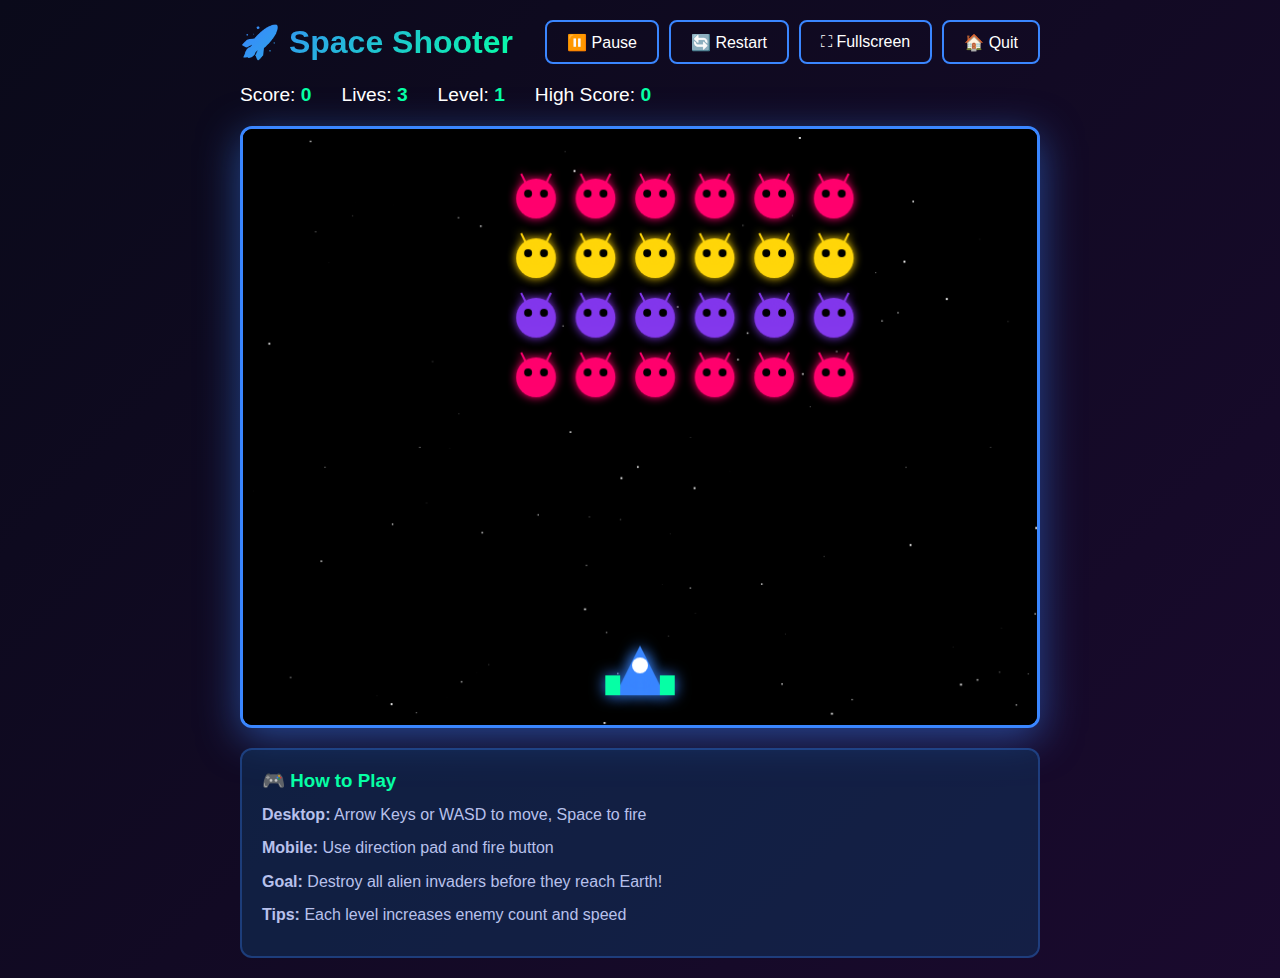
<file: games/space-shooter.html>
<!DOCTYPE html>
<html lang="en">
<head>
    <meta charset="UTF-8">
    <meta name="viewport" content="width=device-width, initial-scale=1.0">
    <title>Space Shooter - Arcade Games</title>
    <style>
        * {
            margin: 0;
            padding: 0;
            box-sizing: border-box;
        }

        body {
            font-family: 'Segoe UI', Tahoma, Geneva, Verdana, sans-serif;
            background: linear-gradient(135deg, #0a0a1a 0%, #1a0a2e 100%);
            color: white;
            display: flex;
            flex-direction: column;
            align-items: center;
            min-height: 100vh;
            padding: 20px;
        }

        .game-container {
            max-width: 800px;
            width: 100%;
        }

        .game-header {
            display: flex;
            justify-content: space-between;
            align-items: center;
            margin-bottom: 20px;
            flex-wrap: wrap;
            gap: 15px;
        }

        .game-title {
            font-size: 2rem;
            background: linear-gradient(135deg, #3a86ff, #06ffa5);
            -webkit-background-clip: text;
            -webkit-text-fill-color: transparent;
            background-clip: text;
        }

        .game-controls {
            display: flex;
            gap: 10px;
            flex-wrap: wrap;
        }

        .control-btn {
            padding: 10px 20px;
            border: 2px solid #3a86ff;
            background: transparent;
            color: white;
            border-radius: 8px;
            cursor: pointer;
            font-size: 1rem;
            transition: all 0.3s;
            min-width: 44px;
            min-height: 44px;
        }

        .control-btn:hover {
            background: #3a86ff;
            transform: scale(1.05);
        }

        .game-stats {
            display: flex;
            gap: 30px;
            margin-bottom: 20px;
            flex-wrap: wrap;
        }

        .stat {
            font-size: 1.2rem;
        }

        .stat-value {
            color: #06ffa5;
            font-weight: bold;
        }

        #gameCanvas {
            border: 3px solid #3a86ff;
            border-radius: 12px;
            background: #000;
            display: block;
            box-shadow: 0 10px 40px rgba(58, 134, 255, 0.5);
            max-width: 100%;
            height: auto;
        }

        .instructions {
            margin-top: 20px;
            padding: 20px;
            background: rgba(15, 52, 96, 0.5);
            border-radius: 12px;
            border: 2px solid rgba(58, 134, 255, 0.3);
        }

        .instructions h3 {
            color: #06ffa5;
            margin-bottom: 10px;
        }

        .instructions p {
            color: #b8c1ec;
            margin-bottom: 8px;
            line-height: 1.6;
        }

        .mobile-controls {
            display: none;
            margin-top: 20px;
            gap: 15px;
            justify-content: center;
        }

        .move-pad {
            display: grid;
            grid-template-columns: repeat(3, 60px);
            grid-template-rows: repeat(3, 60px);
            gap: 5px;
        }

        .mobile-btn {
            background: rgba(58, 134, 255, 0.2);
            border: 2px solid #3a86ff;
            color: white;
            border-radius: 8px;
            cursor: pointer;
            font-size: 1.3rem;
            transition: all 0.15s;
            display: flex;
            align-items: center;
            justify-content: center;
            user-select: none;
            -webkit-tap-highlight-color: transparent;
        }

        .mobile-btn:active {
            background: #3a86ff;
            transform: scale(0.95);
        }

        .move-up { grid-column: 2; grid-row: 1; }
        .move-left { grid-column: 1; grid-row: 2; }
        .move-right { grid-column: 3; grid-row: 2; }
        .move-down { grid-column: 2; grid-row: 3; }

        .fire-btn {
            padding: 20px 40px;
            font-size: 1.5rem;
            background: linear-gradient(135deg, #ff006e, #ff4d00);
            border: 3px solid #ff006e;
        }

        .game-over-screen, .pause-screen {
            position: fixed;
            top: 0;
            left: 0;
            right: 0;
            bottom: 0;
            background: rgba(0, 0, 0, 0.95);
            display: none;
            flex-direction: column;
            align-items: center;
            justify-content: center;
            z-index: 1000;
            padding: 20px;
        }

        .screen-content {
            background: #16213e;
            padding: 40px;
            border-radius: 16px;
            border: 2px solid #3a86ff;
            text-align: center;
            max-width: 400px;
            width: 100%;
        }

        .screen-content h2 {
            font-size: 2.5rem;
            margin-bottom: 20px;
            background: linear-gradient(135deg, #3a86ff, #06ffa5);
            -webkit-background-clip: text;
            -webkit-text-fill-color: transparent;
            background-clip: text;
        }

        .screen-content p {
            font-size: 1.2rem;
            margin-bottom: 10px;
            color: #b8c1ec;
        }

        .final-score {
            font-size: 3rem;
            color: #06ffa5;
            margin: 20px 0;
        }

        .btn-large {
            padding: 15px 40px;
            margin: 10px;
            font-size: 1.1rem;
            border: none;
            border-radius: 12px;
            cursor: pointer;
            transition: all 0.3s;
            min-width: 44px;
            min-height: 44px;
        }

        .btn-primary {
            background: linear-gradient(135deg, #3a86ff, #06ffa5);
            color: white;
        }

        .btn-primary:hover {
            transform: scale(1.05);
            box-shadow: 0 5px 20px rgba(58, 134, 255, 0.4);
        }

        .btn-secondary {
            background: #0f3460;
            color: white;
            border: 2px solid #3a86ff;
        }

        .btn-secondary:hover {
            background: #3a86ff;
        }

        @media (max-width: 768px) {
            .game-title {
                font-size: 1.5rem;
            }

            .mobile-controls {
                display: flex;
            }
        }
    </style>
</head>
<body>
    <div class="game-container">
        <div class="game-header">
            <h1 class="game-title">🚀 Space Shooter</h1>
            <div class="game-controls">
                <button id="pauseBtn" class="control-btn">⏸️ Pause</button>
                <button id="restartBtn" class="control-btn">🔄 Restart</button>
                <button id="fullscreenBtn" class="control-btn">⛶ Fullscreen</button>
                <button id="quitBtn" class="control-btn">🏠 Quit</button>
            </div>
        </div>

        <div class="game-stats">
            <div class="stat">
                Score: <span class="stat-value" id="scoreDisplay">0</span>
            </div>
            <div class="stat">
                Lives: <span class="stat-value" id="livesDisplay">3</span>
            </div>
            <div class="stat">
                Level: <span class="stat-value" id="levelDisplay">1</span>
            </div>
            <div class="stat">
                High Score: <span class="stat-value" id="highScoreDisplay">0</span>
            </div>
        </div>

        <canvas id="gameCanvas" width="800" height="600"></canvas>

        <div class="mobile-controls">
            <div class="move-pad">
                <button class="mobile-btn move-up" id="mobileUp">▲</button>
                <button class="mobile-btn move-left" id="mobileLeft">◄</button>
                <button class="mobile-btn move-right" id="mobileRight">►</button>
                <button class="mobile-btn move-down" id="mobileDown">▼</button>
            </div>
            <button class="mobile-btn fire-btn" id="mobileFire">🔥 FIRE</button>
        </div>

        <div class="instructions">
            <h3>🎮 How to Play</h3>
            <p><strong>Desktop:</strong> Arrow Keys or WASD to move, Space to fire</p>
            <p><strong>Mobile:</strong> Use direction pad and fire button</p>
            <p><strong>Goal:</strong> Destroy all alien invaders before they reach Earth!</p>
            <p><strong>Tips:</strong> Each level increases enemy count and speed</p>
        </div>
    </div>

    <!-- Pause Screen -->
    <div id="pauseScreen" class="pause-screen">
        <div class="screen-content">
            <h2>⏸️ Paused</h2>
            <p>The invasion awaits...</p>
            <button class="btn-large btn-primary" onclick="resumeGame()">▶️ Resume</button>
            <button class="btn-large btn-secondary" onclick="restartGame()">🔄 Restart</button>
            <button class="btn-large btn-secondary" onclick="quitGame()">🏠 Quit</button>
        </div>
    </div>

    <!-- Game Over Screen -->
    <div id="gameOverScreen" class="game-over-screen">
        <div class="screen-content">
            <h2 id="gameOverTitle">Game Over!</h2>
            <p>Final Score:</p>
            <div class="final-score" id="finalScore">0</div>
            <p id="highScoreMessage"></p>
            <button class="btn-large btn-primary" onclick="restartGame()">🔄 Play Again</button>
            <button class="btn-large btn-secondary" onclick="quitGame()">🏠 Main Menu</button>
        </div>
    </div>

    <script src="../js/storage.js"></script>
    <script src="space-shooter.js"></script>
</body>
</html>
</file>
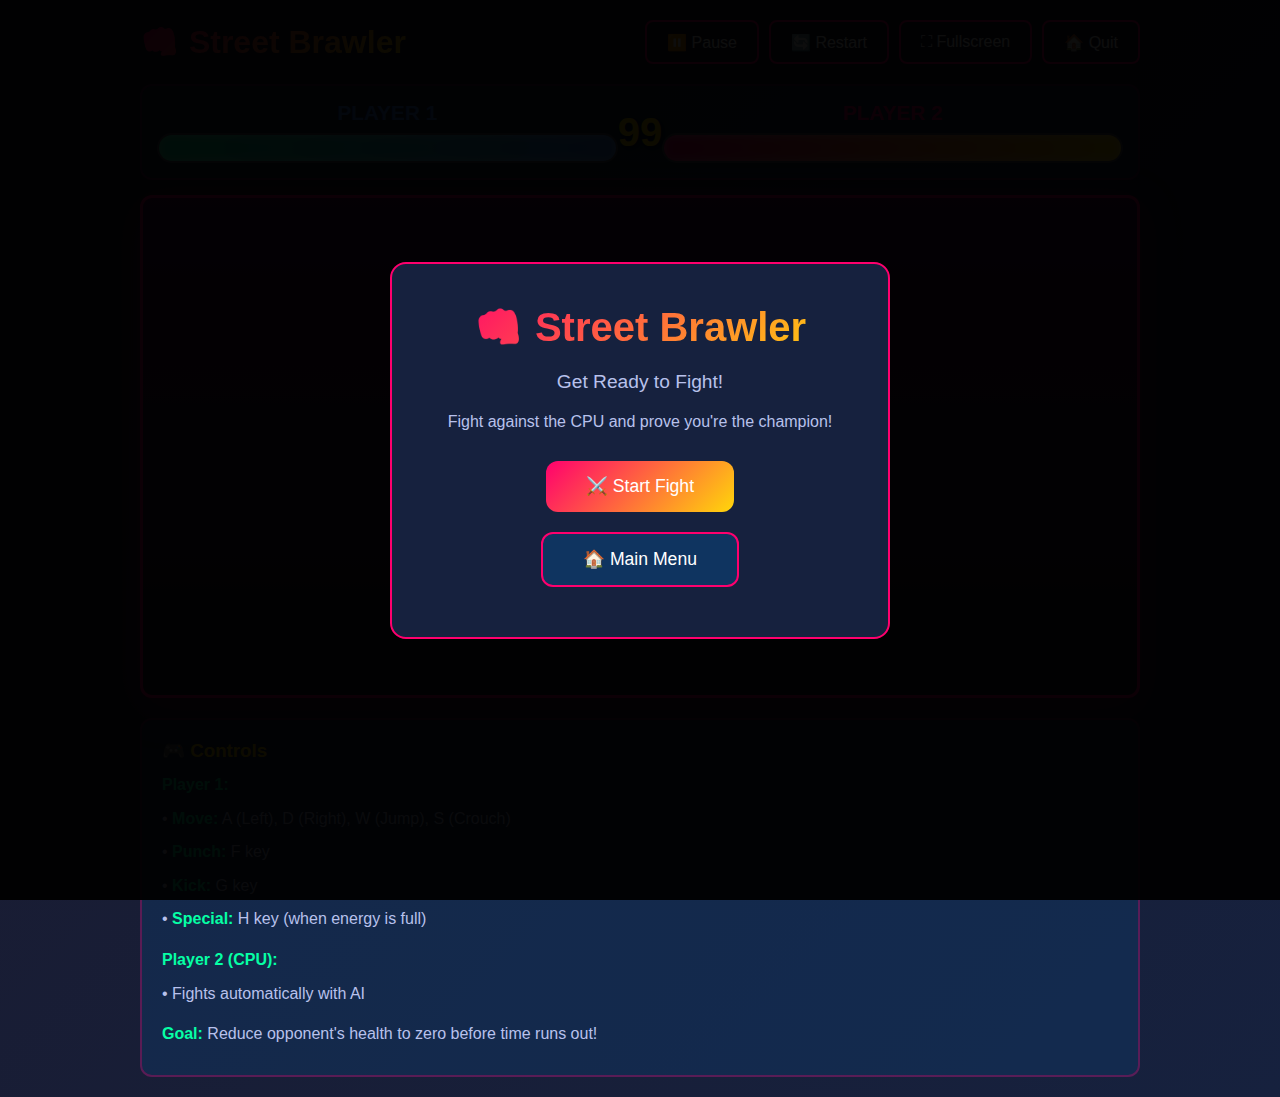
<file: games/street-fighter.html>
<!DOCTYPE html>
<html lang="en">
<head>
    <meta charset="UTF-8">
    <meta name="viewport" content="width=device-width, initial-scale=1.0">
    <title>Street Brawler - Arcade Games</title>
    <style>
        * {
            margin: 0;
            padding: 0;
            box-sizing: border-box;
        }

        body {
            font-family: 'Segoe UI', Tahoma, Geneva, Verdana, sans-serif;
            background: linear-gradient(135deg, #1a1a2e 0%, #16213e 100%);
            color: white;
            display: flex;
            flex-direction: column;
            align-items: center;
            min-height: 100vh;
            padding: 20px;
            overflow-x: hidden;
        }

        .game-container {
            max-width: 1000px;
            width: 100%;
        }

        .game-header {
            display: flex;
            justify-content: space-between;
            align-items: center;
            margin-bottom: 20px;
            flex-wrap: wrap;
            gap: 15px;
        }

        .game-title {
            font-size: 2rem;
            background: linear-gradient(135deg, #ff006e, #ffd60a);
            -webkit-background-clip: text;
            -webkit-text-fill-color: transparent;
            background-clip: text;
        }

        .game-controls {
            display: flex;
            gap: 10px;
            flex-wrap: wrap;
        }

        .control-btn {
            padding: 10px 20px;
            border: 2px solid #ff006e;
            background: transparent;
            color: white;
            border-radius: 8px;
            cursor: pointer;
            font-size: 1rem;
            transition: all 0.3s;
            min-width: 44px;
            min-height: 44px;
        }

        .control-btn:hover {
            background: #ff006e;
            transform: scale(1.05);
        }

        .hud {
            display: flex;
            justify-content: space-between;
            align-items: center;
            margin-bottom: 15px;
            padding: 15px;
            background: rgba(15, 52, 96, 0.5);
            border-radius: 12px;
            border: 2px solid rgba(255, 0, 110, 0.3);
        }

        .fighter-info {
            flex: 1;
            text-align: center;
        }

        .fighter-name {
            font-size: 1.3rem;
            font-weight: bold;
            margin-bottom: 8px;
            text-transform: uppercase;
        }

        .player1 .fighter-name {
            color: #3a86ff;
        }

        .player2 .fighter-name {
            color: #ff006e;
        }

        .health-bar-container {
            width: 100%;
            height: 30px;
            background: rgba(0, 0, 0, 0.5);
            border-radius: 15px;
            overflow: hidden;
            border: 2px solid rgba(255, 255, 255, 0.3);
        }

        .health-bar {
            height: 100%;
            transition: width 0.3s ease;
            box-shadow: inset 0 0 10px rgba(255, 255, 255, 0.5);
        }

        .player1 .health-bar {
            background: linear-gradient(90deg, #06ffa5, #3a86ff);
        }

        .player2 .health-bar {
            background: linear-gradient(90deg, #ff006e, #ffd60a);
        }

        .round-timer {
            font-size: 2.5rem;
            font-weight: bold;
            color: #ffd60a;
            text-shadow: 2px 2px 4px rgba(0, 0, 0, 0.5);
        }

        #gameCanvas {
            border: 3px solid #ff006e;
            border-radius: 12px;
            background: linear-gradient(180deg, #4a0e4e 0%, #1a1a2e 100%);
            display: block;
            box-shadow: 0 10px 40px rgba(255, 0, 110, 0.3);
            max-width: 100%;
            height: auto;
        }

        .mobile-controls {
            display: none;
            margin-top: 20px;
            gap: 15px;
            justify-content: space-between;
        }

        .control-group {
            display: flex;
            flex-direction: column;
            gap: 10px;
        }

        .control-group-title {
            font-size: 0.85rem;
            color: #b8c1ec;
            text-align: center;
            margin-bottom: 5px;
        }

        .move-controls {
            display: grid;
            grid-template-columns: repeat(3, 50px);
            grid-template-rows: repeat(2, 50px);
            gap: 5px;
        }

        .action-controls {
            display: flex;
            flex-direction: column;
            gap: 10px;
        }

        .mobile-btn {
            background: rgba(255, 0, 110, 0.2);
            border: 2px solid #ff006e;
            color: white;
            border-radius: 8px;
            cursor: pointer;
            font-size: 1rem;
            font-weight: bold;
            transition: all 0.15s;
            display: flex;
            align-items: center;
            justify-content: center;
            user-select: none;
            -webkit-tap-highlight-color: transparent;
            min-width: 50px;
            min-height: 50px;
        }

        .mobile-btn:active {
            background: #ff006e;
            transform: scale(0.95);
        }

        .move-left { grid-column: 1; grid-row: 1; }
        .move-right { grid-column: 3; grid-row: 1; }
        .move-down { grid-column: 2; grid-row: 2; }
        .move-jump { grid-column: 2; grid-row: 1; }

        .instructions {
            margin-top: 20px;
            padding: 20px;
            background: rgba(15, 52, 96, 0.5);
            border-radius: 12px;
            border: 2px solid rgba(255, 0, 110, 0.3);
        }

        .instructions h3 {
            color: #ffd60a;
            margin-bottom: 10px;
        }

        .instructions p {
            color: #b8c1ec;
            margin-bottom: 8px;
            line-height: 1.6;
        }

        .instructions strong {
            color: #06ffa5;
        }

        .game-over-screen,
        .pause-screen,
        .start-screen {
            position: fixed;
            top: 0;
            left: 0;
            right: 0;
            bottom: 0;
            background: rgba(0, 0, 0, 0.95);
            display: none;
            flex-direction: column;
            align-items: center;
            justify-content: center;
            z-index: 1000;
            padding: 20px;
        }

        .screen-content {
            background: #16213e;
            padding: 40px;
            border-radius: 16px;
            border: 2px solid #ff006e;
            text-align: center;
            max-width: 500px;
            width: 100%;
        }

        .screen-content h2 {
            font-size: 2.5rem;
            margin-bottom: 20px;
            background: linear-gradient(135deg, #ff006e, #ffd60a);
            -webkit-background-clip: text;
            -webkit-text-fill-color: transparent;
            background-clip: text;
        }

        .screen-content p {
            font-size: 1.2rem;
            margin-bottom: 10px;
            color: #b8c1ec;
        }

        .btn-large {
            padding: 15px 40px;
            margin: 10px;
            font-size: 1.1rem;
            border: none;
            border-radius: 12px;
            cursor: pointer;
            transition: all 0.3s;
            min-width: 44px;
            min-height: 44px;
        }

        .btn-primary {
            background: linear-gradient(135deg, #ff006e, #ffd60a);
            color: white;
        }

        .btn-primary:hover {
            transform: scale(1.05);
            box-shadow: 0 5px 20px rgba(255, 0, 110, 0.4);
        }

        .btn-secondary {
            background: #0f3460;
            color: white;
            border: 2px solid #ff006e;
        }

        .btn-secondary:hover {
            background: #ff006e;
        }

        @media (max-width: 768px) {
            .game-title {
                font-size: 1.5rem;
            }

            .fighter-name {
                font-size: 1rem;
            }

            .round-timer {
                font-size: 1.8rem;
            }

            .mobile-controls {
                display: flex;
            }

            .hud {
                flex-direction: column;
                gap: 10px;
            }

            .fighter-info {
                width: 100%;
            }
        }
    </style>
</head>
<body>
    <div class="game-container">
        <div class="game-header">
            <h1 class="game-title">👊 Street Brawler</h1>
            <div class="game-controls">
                <button id="pauseBtn" class="control-btn">⏸️ Pause</button>
                <button id="restartBtn" class="control-btn">🔄 Restart</button>
                <button id="fullscreenBtn" class="control-btn">⛶ Fullscreen</button>
                <button id="quitBtn" class="control-btn">🏠 Quit</button>
            </div>
        </div>

        <div class="hud">
            <div class="fighter-info player1">
                <div class="fighter-name" id="player1Name">PLAYER 1</div>
                <div class="health-bar-container">
                    <div class="health-bar" id="player1Health" style="width: 100%;"></div>
                </div>
            </div>

            <div class="round-timer" id="timer">99</div>

            <div class="fighter-info player2">
                <div class="fighter-name" id="player2Name">PLAYER 2</div>
                <div class="health-bar-container">
                    <div class="health-bar" id="player2Health" style="width: 100%;"></div>
                </div>
            </div>
        </div>

        <canvas id="gameCanvas" width="1000" height="500"></canvas>

        <div class="mobile-controls">
            <div class="control-group">
                <div class="control-group-title">Movement</div>
                <div class="move-controls">
                    <button class="mobile-btn move-left" id="mobileLeft">◄</button>
                    <button class="mobile-btn move-jump" id="mobileJump">▲</button>
                    <button class="mobile-btn move-right" id="mobileRight">►</button>
                    <button class="mobile-btn move-down" id="mobileDown">▼</button>
                </div>
            </div>

            <div class="control-group">
                <div class="control-group-title">Actions</div>
                <div class="action-controls">
                    <button class="mobile-btn" id="mobilePunch">👊 Punch</button>
                    <button class="mobile-btn" id="mobileKick">🦵 Kick</button>
                    <button class="mobile-btn" id="mobileSpecial">⚡ Special</button>
                </div>
            </div>
        </div>

        <div class="instructions">
            <h3>🎮 Controls</h3>
            <p><strong>Player 1:</strong></p>
            <p>• <strong>Move:</strong> A (Left), D (Right), W (Jump), S (Crouch)</p>
            <p>• <strong>Punch:</strong> F key</p>
            <p>• <strong>Kick:</strong> G key</p>
            <p>• <strong>Special:</strong> H key (when energy is full)</p>

            <p style="margin-top: 15px;"><strong>Player 2 (CPU):</strong></p>
            <p>• Fights automatically with AI</p>

            <p style="margin-top: 15px;"><strong>Goal:</strong> Reduce opponent's health to zero before time runs out!</p>
        </div>
    </div>

    <!-- Start Screen -->
    <div id="startScreen" class="start-screen" style="display: flex;">
        <div class="screen-content">
            <h2>👊 Street Brawler</h2>
            <p>Get Ready to Fight!</p>
            <p style="font-size: 1rem; margin: 20px 0;">Fight against the CPU and prove you're the champion!</p>
            <button class="btn-large btn-primary" onclick="startGame()">⚔️ Start Fight</button>
            <button class="btn-large btn-secondary" onclick="quitGame()">🏠 Main Menu</button>
        </div>
    </div>

    <!-- Pause Screen -->
    <div id="pauseScreen" class="pause-screen">
        <div class="screen-content">
            <h2>⏸️ Paused</h2>
            <p>Take a breather!</p>
            <button class="btn-large btn-primary" onclick="resumeGame()">▶️ Resume</button>
            <button class="btn-large btn-secondary" onclick="restartGame()">🔄 Restart</button>
            <button class="btn-large btn-secondary" onclick="quitGame()">🏠 Quit</button>
        </div>
    </div>

    <!-- Game Over Screen -->
    <div id="gameOverScreen" class="game-over-screen">
        <div class="screen-content">
            <h2 id="winnerTitle">Victory!</h2>
            <p id="winnerMessage"></p>
            <button class="btn-large btn-primary" onclick="restartGame()">🔄 Fight Again</button>
            <button class="btn-large btn-secondary" onclick="quitGame()">🏠 Main Menu</button>
        </div>
    </div>

    <script src="../js/storage.js"></script>
    <script src="street-fighter.js"></script>
</body>
</html>
</file>
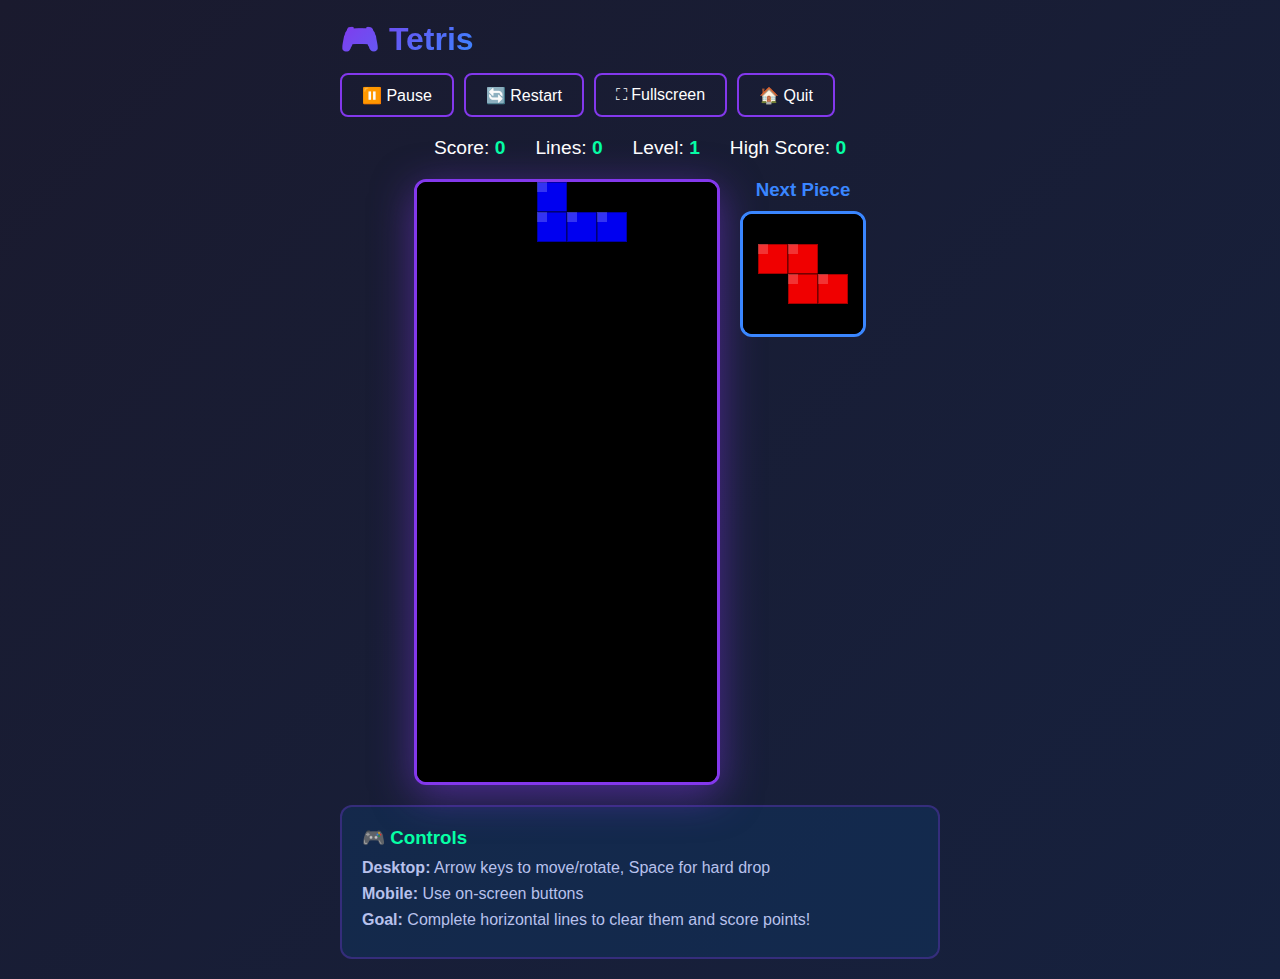
<file: games/tetris.html>
<!DOCTYPE html>
<html lang="en">
<head>
    <meta charset="UTF-8">
    <meta name="viewport" content="width=device-width, initial-scale=1.0">
    <title>Tetris - Arcade Games</title>
    <style>
        * {
            margin: 0;
            padding: 0;
            box-sizing: border-box;
        }

        body {
            font-family: 'Segoe UI', Tahoma, Geneva, Verdana, sans-serif;
            background: linear-gradient(135deg, #1a1a2e 0%, #16213e 100%);
            color: white;
            display: flex;
            flex-direction: column;
            align-items: center;
            min-height: 100vh;
            padding: 20px;
        }

        .game-container {
            max-width: 600px;
            width: 100%;
        }

        .game-header {
            display: flex;
            justify-content: space-between;
            align-items: center;
            margin-bottom: 20px;
            flex-wrap: wrap;
            gap: 15px;
        }

        .game-title {
            font-size: 2rem;
            background: linear-gradient(135deg, #8338ec, #3a86ff);
            -webkit-background-clip: text;
            -webkit-text-fill-color: transparent;
            background-clip: text;
        }

        .game-controls {
            display: flex;
            gap: 10px;
            flex-wrap: wrap;
        }

        .control-btn {
            padding: 10px 20px;
            border: 2px solid #8338ec;
            background: transparent;
            color: white;
            border-radius: 8px;
            cursor: pointer;
            font-size: 1rem;
            transition: all 0.3s;
            min-width: 44px;
            min-height: 44px;
        }

        .control-btn:hover {
            background: #8338ec;
            transform: scale(1.05);
        }

        .game-stats {
            display: flex;
            gap: 30px;
            margin-bottom: 20px;
            flex-wrap: wrap;
            justify-content: center;
        }

        .stat {
            font-size: 1.2rem;
        }

        .stat-value {
            color: #06ffa5;
            font-weight: bold;
        }

        .game-area {
            display: flex;
            gap: 20px;
            justify-content: center;
            flex-wrap: wrap;
        }

        #gameCanvas {
            border: 3px solid #8338ec;
            border-radius: 12px;
            background: #000;
            display: block;
            box-shadow: 0 10px 40px rgba(131, 56, 236, 0.5);
        }

        #nextCanvas {
            border: 3px solid #3a86ff;
            border-radius: 12px;
            background: #000;
            display: block;
        }

        .next-piece-container {
            text-align: center;
        }

        .next-piece-container h3 {
            margin-bottom: 10px;
            color: #3a86ff;
        }

        .mobile-controls {
            display: none;
            margin-top: 20px;
            gap: 10px;
        }

        .control-grid {
            display: grid;
            grid-template-columns: repeat(3, 60px);
            grid-template-rows: repeat(2, 60px);
            gap: 5px;
        }

        .mobile-btn {
            background: rgba(131, 56, 236, 0.2);
            border: 2px solid #8338ec;
            color: white;
            border-radius: 8px;
            cursor: pointer;
            font-size: 1.2rem;
            transition: all 0.15s;
            display: flex;
            align-items: center;
            justify-content: center;
            user-select: none;
        }

        .mobile-btn:active {
            background: #8338ec;
            transform: scale(0.95);
        }

        .btn-left { grid-column: 1; grid-row: 2; }
        .btn-right { grid-column: 3; grid-row: 2; }
        .btn-rotate { grid-column: 2; grid-row: 1; }
        .btn-down { grid-column: 2; grid-row: 2; }

        .btn-drop {
            grid-column: 1 / 4;
            font-size: 1rem;
            font-weight: bold;
        }

        .instructions {
            margin-top: 20px;
            padding: 20px;
            background: rgba(15, 52, 96, 0.5);
            border-radius: 12px;
            border: 2px solid rgba(131, 56, 236, 0.3);
        }

        .instructions h3 {
            color: #06ffa5;
            margin-bottom: 10px;
        }

        .instructions p {
            color: #b8c1ec;
            margin-bottom: 8px;
        }

        .game-over-screen, .pause-screen {
            position: fixed;
            top: 0;
            left: 0;
            right: 0;
            bottom: 0;
            background: rgba(0, 0, 0, 0.95);
            display: none;
            flex-direction: column;
            align-items: center;
            justify-content: center;
            z-index: 1000;
            padding: 20px;
        }

        .screen-content {
            background: #16213e;
            padding: 40px;
            border-radius: 16px;
            border: 2px solid #8338ec;
            text-align: center;
            max-width: 400px;
            width: 100%;
        }

        .screen-content h2 {
            font-size: 2.5rem;
            margin-bottom: 20px;
            background: linear-gradient(135deg, #8338ec, #3a86ff);
            -webkit-background-clip: text;
            -webkit-text-fill-color: transparent;
            background-clip: text;
        }

        .screen-content p {
            font-size: 1.2rem;
            margin-bottom: 10px;
            color: #b8c1ec;
        }

        .final-score {
            font-size: 3rem;
            color: #06ffa5;
            margin: 20px 0;
        }

        .btn-large {
            padding: 15px 40px;
            margin: 10px;
            font-size: 1.1rem;
            border: none;
            border-radius: 12px;
            cursor: pointer;
            transition: all 0.3s;
            min-width: 44px;
            min-height: 44px;
        }

        .btn-primary {
            background: linear-gradient(135deg, #8338ec, #3a86ff);
            color: white;
        }

        .btn-primary:hover {
            transform: scale(1.05);
            box-shadow: 0 5px 20px rgba(131, 56, 236, 0.4);
        }

        .btn-secondary {
            background: #0f3460;
            color: white;
            border: 2px solid #8338ec;
        }

        .btn-secondary:hover {
            background: #8338ec;
        }

        @media (max-width: 768px) {
            .game-title {
                font-size: 1.5rem;
            }

            .mobile-controls {
                display: flex;
                flex-direction: column;
                align-items: center;
            }

            #gameCanvas {
                max-width: 100%;
            }
        }
    </style>
</head>
<body>
    <div class="game-container">
        <div class="game-header">
            <h1 class="game-title">🎮 Tetris</h1>
            <div class="game-controls">
                <button id="pauseBtn" class="control-btn">⏸️ Pause</button>
                <button id="restartBtn" class="control-btn">🔄 Restart</button>
                <button id="fullscreenBtn" class="control-btn">⛶ Fullscreen</button>
                <button id="quitBtn" class="control-btn">🏠 Quit</button>
            </div>
        </div>

        <div class="game-stats">
            <div class="stat">
                Score: <span class="stat-value" id="scoreDisplay">0</span>
            </div>
            <div class="stat">
                Lines: <span class="stat-value" id="linesDisplay">0</span>
            </div>
            <div class="stat">
                Level: <span class="stat-value" id="levelDisplay">1</span>
            </div>
            <div class="stat">
                High Score: <span class="stat-value" id="highScoreDisplay">0</span>
            </div>
        </div>

        <div class="game-area">
            <canvas id="gameCanvas" width="300" height="600"></canvas>
            <div class="next-piece-container">
                <h3>Next Piece</h3>
                <canvas id="nextCanvas" width="120" height="120"></canvas>
            </div>
        </div>

        <div class="mobile-controls">
            <div class="control-grid">
                <button class="mobile-btn btn-left" id="mobileLeft">◄</button>
                <button class="mobile-btn btn-rotate" id="mobileRotate">↻</button>
                <button class="mobile-btn btn-right" id="mobileRight">►</button>
                <button class="mobile-btn btn-down" id="mobileDown">▼</button>
            </div>
            <button class="mobile-btn btn-drop" id="mobileDrop">⬇️ HARD DROP</button>
        </div>

        <div class="instructions">
            <h3>🎮 Controls</h3>
            <p><strong>Desktop:</strong> Arrow keys to move/rotate, Space for hard drop</p>
            <p><strong>Mobile:</strong> Use on-screen buttons</p>
            <p><strong>Goal:</strong> Complete horizontal lines to clear them and score points!</p>
        </div>
    </div>

    <!-- Pause Screen -->
    <div id="pauseScreen" class="pause-screen">
        <div class="screen-content">
            <h2>⏸️ Paused</h2>
            <p>Take a break!</p>
            <button class="btn-large btn-primary" onclick="resumeGame()">▶️ Resume</button>
            <button class="btn-large btn-secondary" onclick="restartGame()">🔄 Restart</button>
            <button class="btn-large btn-secondary" onclick="quitGame()">🏠 Quit</button>
        </div>
    </div>

    <!-- Game Over Screen -->
    <div id="gameOverScreen" class="game-over-screen">
        <div class="screen-content">
            <h2>💀 Game Over!</h2>
            <p>Final Score:</p>
            <div class="final-score" id="finalScore">0</div>
            <p id="statsMessage"></p>
            <p id="highScoreMessage"></p>
            <button class="btn-large btn-primary" onclick="restartGame()">🔄 Play Again</button>
            <button class="btn-large btn-secondary" onclick="quitGame()">🏠 Main Menu</button>
        </div>
    </div>

    <script src="../js/storage.js"></script>
    <script src="tetris.js"></script>
</body>
</html>
</file>
<file: css/styles.css>
/* Reset & Base Styles */
* {
    margin: 0;
    padding: 0;
    box-sizing: border-box;
}

:root {
    /* Arcade-inspired color palette */
    --primary-bg: #1a1a2e;
    --secondary-bg: #16213e;
    --accent-1: #ff006e;
    --accent-2: #8338ec;
    --accent-3: #3a86ff;
    --accent-4: #06ffa5;
    --text-primary: #ffffff;
    --text-secondary: #b8c1ec;
    --card-bg: #0f3460;
    --hover-glow: rgba(131, 56, 236, 0.3);

    /* Spacing */
    --spacing-xs: 0.5rem;
    --spacing-sm: 1rem;
    --spacing-md: 1.5rem;
    --spacing-lg: 2rem;
    --spacing-xl: 3rem;

    /* Border radius */
    --radius-sm: 8px;
    --radius-md: 12px;
    --radius-lg: 16px;

    /* Transitions */
    --transition-fast: 0.15s ease;
    --transition-normal: 0.3s ease;
}

body {
    font-family: 'Segoe UI', Tahoma, Geneva, Verdana, sans-serif;
    background: linear-gradient(135deg, var(--primary-bg) 0%, var(--secondary-bg) 100%);
    color: var(--text-primary);
    min-height: 100vh;
    line-height: 1.6;
    font-size: 16px;
}

.container {
    max-width: 1200px;
    margin: 0 auto;
    padding: 0 var(--spacing-md);
}

/* Header */
.header {
    background: rgba(15, 52, 96, 0.8);
    backdrop-filter: blur(10px);
    border-bottom: 2px solid var(--accent-2);
    position: sticky;
    top: 0;
    z-index: 100;
}

.header .container {
    display: flex;
    justify-content: space-between;
    align-items: center;
    padding: var(--spacing-sm) var(--spacing-md);
}

.logo {
    font-size: 1.8rem;
    font-weight: 800;
    letter-spacing: 2px;
    background: linear-gradient(135deg, var(--accent-1), var(--accent-2), var(--accent-3));
    -webkit-background-clip: text;
    -webkit-text-fill-color: transparent;
    background-clip: text;
    text-shadow: 0 0 20px var(--hover-glow);
}

.icon-btn {
    background: transparent;
    border: 2px solid var(--accent-2);
    color: var(--text-primary);
    padding: var(--spacing-xs);
    border-radius: var(--radius-sm);
    cursor: pointer;
    transition: all var(--transition-fast);
    display: flex;
    align-items: center;
    justify-content: center;
    min-width: 44px;
    min-height: 44px;
}

.icon-btn:hover {
    background: var(--accent-2);
    transform: scale(1.05);
    box-shadow: 0 0 20px var(--hover-glow);
}

/* Main Content */
.main-content {
    padding: var(--spacing-xl) 0;
    min-height: calc(100vh - 200px);
}

/* Hero Section */
.hero {
    text-align: center;
    margin-bottom: var(--spacing-xl);
}

.hero-title {
    font-size: 2.5rem;
    font-weight: 800;
    margin-bottom: var(--spacing-sm);
    background: linear-gradient(135deg, var(--accent-4), var(--accent-3));
    -webkit-background-clip: text;
    -webkit-text-fill-color: transparent;
    background-clip: text;
}

.hero-subtitle {
    font-size: 1.2rem;
    color: var(--text-secondary);
    margin-bottom: var(--spacing-md);
}

.storage-notice {
    display: inline-block;
    background: rgba(6, 255, 165, 0.1);
    border: 1px solid var(--accent-4);
    padding: var(--spacing-xs) var(--spacing-md);
    border-radius: var(--radius-lg);
    font-size: 0.9rem;
    color: var(--accent-4);
}

/* Games Section */
.games-section {
    margin-top: var(--spacing-xl);
}

.games-header {
    display: flex;
    justify-content: space-between;
    align-items: center;
    margin-bottom: var(--spacing-lg);
}

.games-header h3 {
    font-size: 1.8rem;
    color: var(--text-primary);
}

/* Games Grid */
.games-grid {
    display: grid;
    grid-template-columns: repeat(auto-fill, minmax(280px, 1fr));
    gap: var(--spacing-lg);
    margin-bottom: var(--spacing-xl);
}

.game-card {
    background: var(--card-bg);
    border-radius: var(--radius-lg);
    overflow: hidden;
    transition: all var(--transition-normal);
    border: 2px solid transparent;
    cursor: pointer;
}

.game-card:hover {
    transform: translateY(-8px);
    border-color: var(--accent-2);
    box-shadow: 0 10px 40px var(--hover-glow);
}

.game-thumbnail {
    width: 100%;
    height: 200px;
    background: linear-gradient(135deg, var(--accent-2), var(--accent-3));
    display: flex;
    align-items: center;
    justify-content: center;
    font-size: 4rem;
    position: relative;
    overflow: hidden;
}

.game-thumbnail::after {
    content: '';
    position: absolute;
    top: 0;
    left: 0;
    right: 0;
    bottom: 0;
    background: radial-gradient(circle at center, transparent 0%, rgba(0,0,0,0.3) 100%);
}

.game-info {
    padding: var(--spacing-md);
}

.game-title {
    font-size: 1.3rem;
    font-weight: 700;
    margin-bottom: var(--spacing-xs);
    color: var(--text-primary);
}

.game-description {
    color: var(--text-secondary);
    font-size: 0.9rem;
    margin-bottom: var(--spacing-md);
    line-height: 1.4;
}

.game-meta {
    display: flex;
    justify-content: space-between;
    align-items: center;
    margin-bottom: var(--spacing-md);
}

.high-score {
    font-size: 0.85rem;
    color: var(--accent-4);
    font-weight: 600;
}

/* Buttons */
.btn {
    padding: var(--spacing-sm) var(--spacing-lg);
    border: none;
    border-radius: var(--radius-md);
    font-size: 1rem;
    font-weight: 600;
    cursor: pointer;
    transition: all var(--transition-fast);
    min-width: 44px;
    min-height: 44px;
    display: inline-flex;
    align-items: center;
    justify-content: center;
    gap: var(--spacing-xs);
}

.btn-primary {
    background: linear-gradient(135deg, var(--accent-1), var(--accent-2));
    color: var(--text-primary);
    width: 100%;
}

.btn-primary:hover {
    transform: scale(1.02);
    box-shadow: 0 5px 20px rgba(255, 0, 110, 0.4);
}

.btn-secondary {
    background: var(--card-bg);
    color: var(--text-primary);
    border: 2px solid var(--accent-3);
}

.btn-secondary:hover {
    background: var(--accent-3);
    box-shadow: 0 5px 20px rgba(58, 134, 255, 0.4);
}

.btn-danger {
    background: #dc2626;
    color: white;
    width: 100%;
}

.btn-danger:hover {
    background: #b91c1c;
    box-shadow: 0 5px 20px rgba(220, 38, 38, 0.4);
}

/* Modal */
.modal {
    position: fixed;
    top: 0;
    left: 0;
    right: 0;
    bottom: 0;
    background: rgba(0, 0, 0, 0.8);
    backdrop-filter: blur(5px);
    z-index: 1000;
    display: flex;
    align-items: center;
    justify-content: center;
    padding: var(--spacing-md);
}

.modal-content {
    background: var(--secondary-bg);
    border-radius: var(--radius-lg);
    max-width: 500px;
    width: 100%;
    border: 2px solid var(--accent-2);
    box-shadow: 0 20px 60px rgba(0, 0, 0, 0.5);
}

.modal-header {
    display: flex;
    justify-content: space-between;
    align-items: center;
    padding: var(--spacing-md) var(--spacing-lg);
    border-bottom: 1px solid var(--card-bg);
}

.modal-header h3 {
    font-size: 1.5rem;
}

.close-btn {
    background: transparent;
    border: none;
    color: var(--text-primary);
    font-size: 2rem;
    cursor: pointer;
    padding: 0;
    width: 44px;
    height: 44px;
    display: flex;
    align-items: center;
    justify-content: center;
    transition: all var(--transition-fast);
}

.close-btn:hover {
    color: var(--accent-1);
    transform: scale(1.1);
}

.modal-body {
    padding: var(--spacing-lg);
}

.setting-item {
    margin-bottom: var(--spacing-lg);
}

.setting-item label {
    display: flex;
    justify-content: space-between;
    align-items: center;
    cursor: pointer;
    font-size: 1.1rem;
}

.setting-item input[type="checkbox"] {
    width: 50px;
    height: 28px;
    cursor: pointer;
}

.help-text {
    font-size: 0.85rem;
    color: var(--text-secondary);
    margin-top: var(--spacing-xs);
}

/* Footer */
.footer {
    background: var(--secondary-bg);
    border-top: 2px solid var(--accent-2);
    padding: var(--spacing-lg) 0;
    text-align: center;
    color: var(--text-secondary);
}

/* Responsive Design */
@media (max-width: 768px) {
    .hero-title {
        font-size: 2rem;
    }

    .hero-subtitle {
        font-size: 1rem;
    }

    .games-grid {
        grid-template-columns: repeat(auto-fill, minmax(250px, 1fr));
        gap: var(--spacing-md);
    }

    .games-header {
        flex-direction: column;
        gap: var(--spacing-md);
        align-items: stretch;
    }

    .logo {
        font-size: 1.5rem;
    }
}

@media (max-width: 480px) {
    .games-grid {
        grid-template-columns: 1fr;
    }

    .hero-title {
        font-size: 1.6rem;
    }
}

/* Accessibility */
@media (prefers-reduced-motion: reduce) {
    * {
        animation-duration: 0.01ms !important;
        animation-iteration-count: 1 !important;
        transition-duration: 0.01ms !important;
    }
}

/* Focus styles for keyboard navigation */
*:focus-visible {
    outline: 3px solid var(--accent-4);
    outline-offset: 2px;
}
</file>
